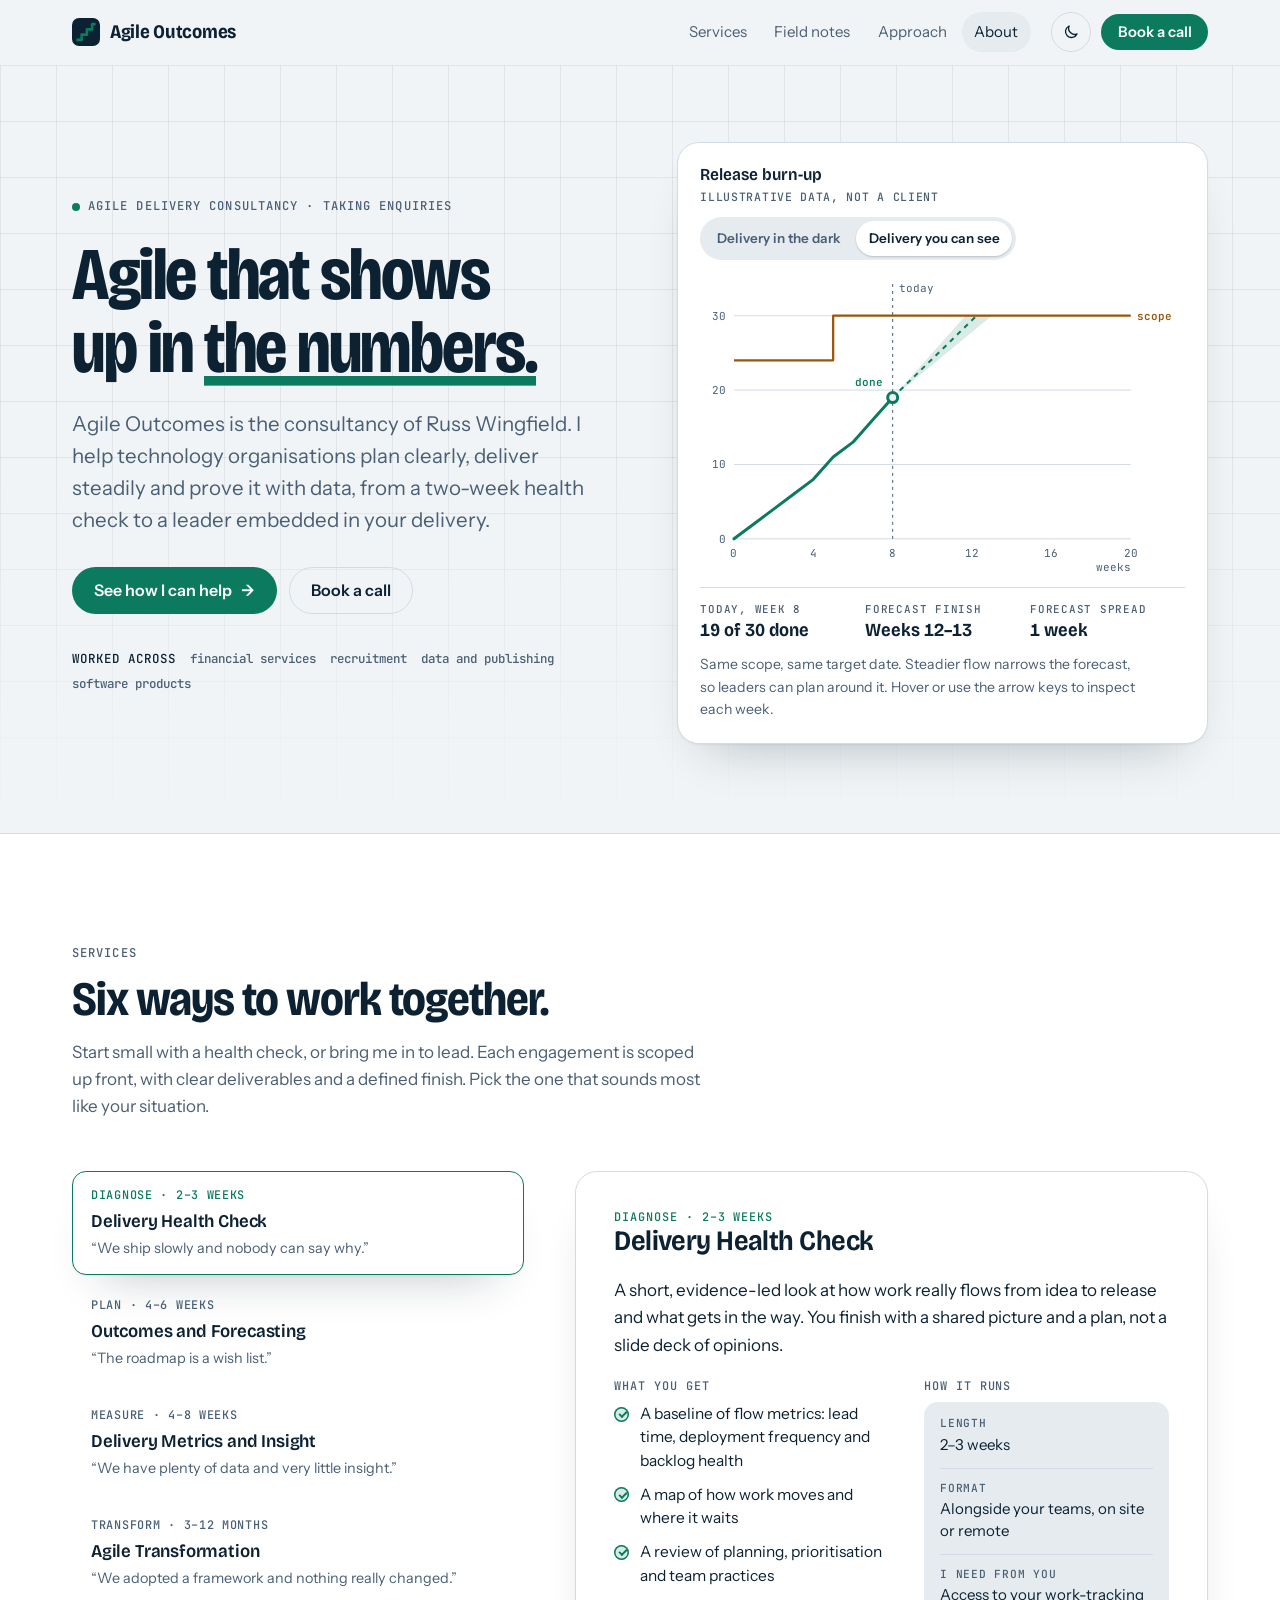
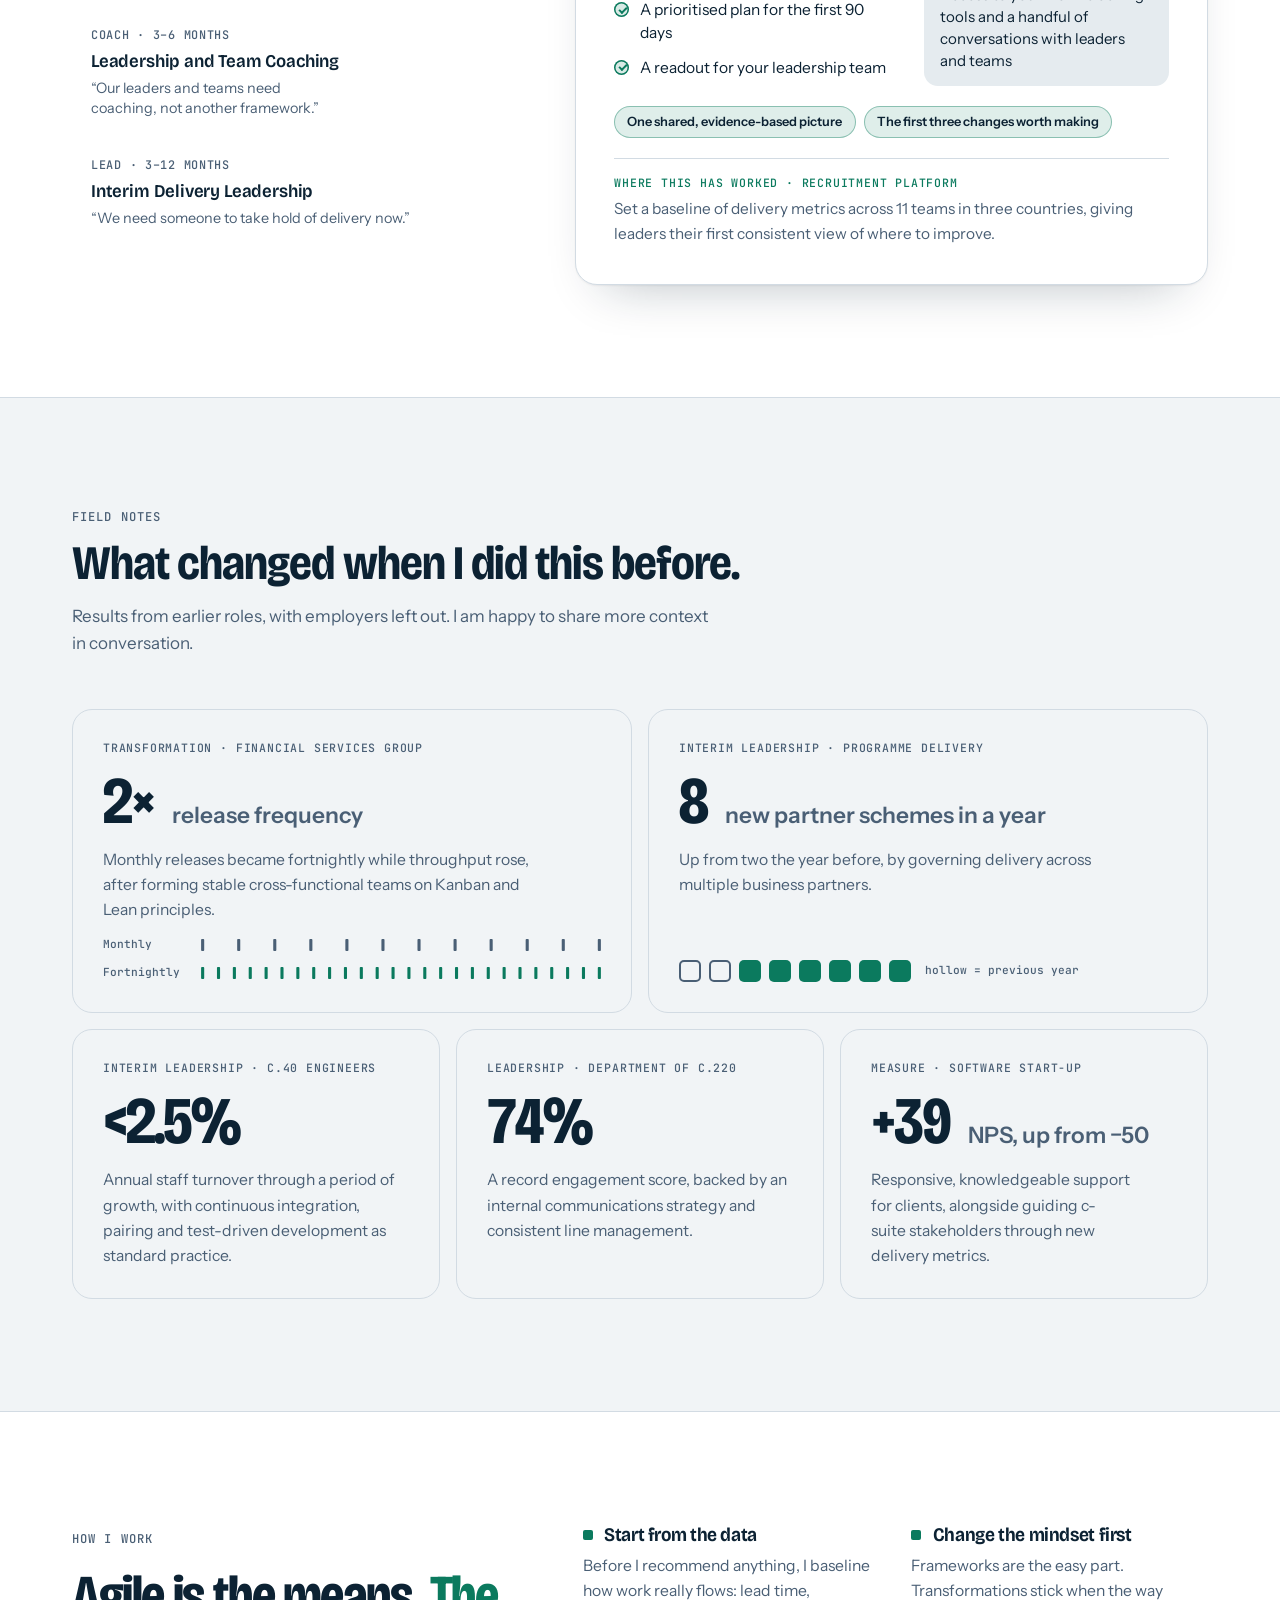
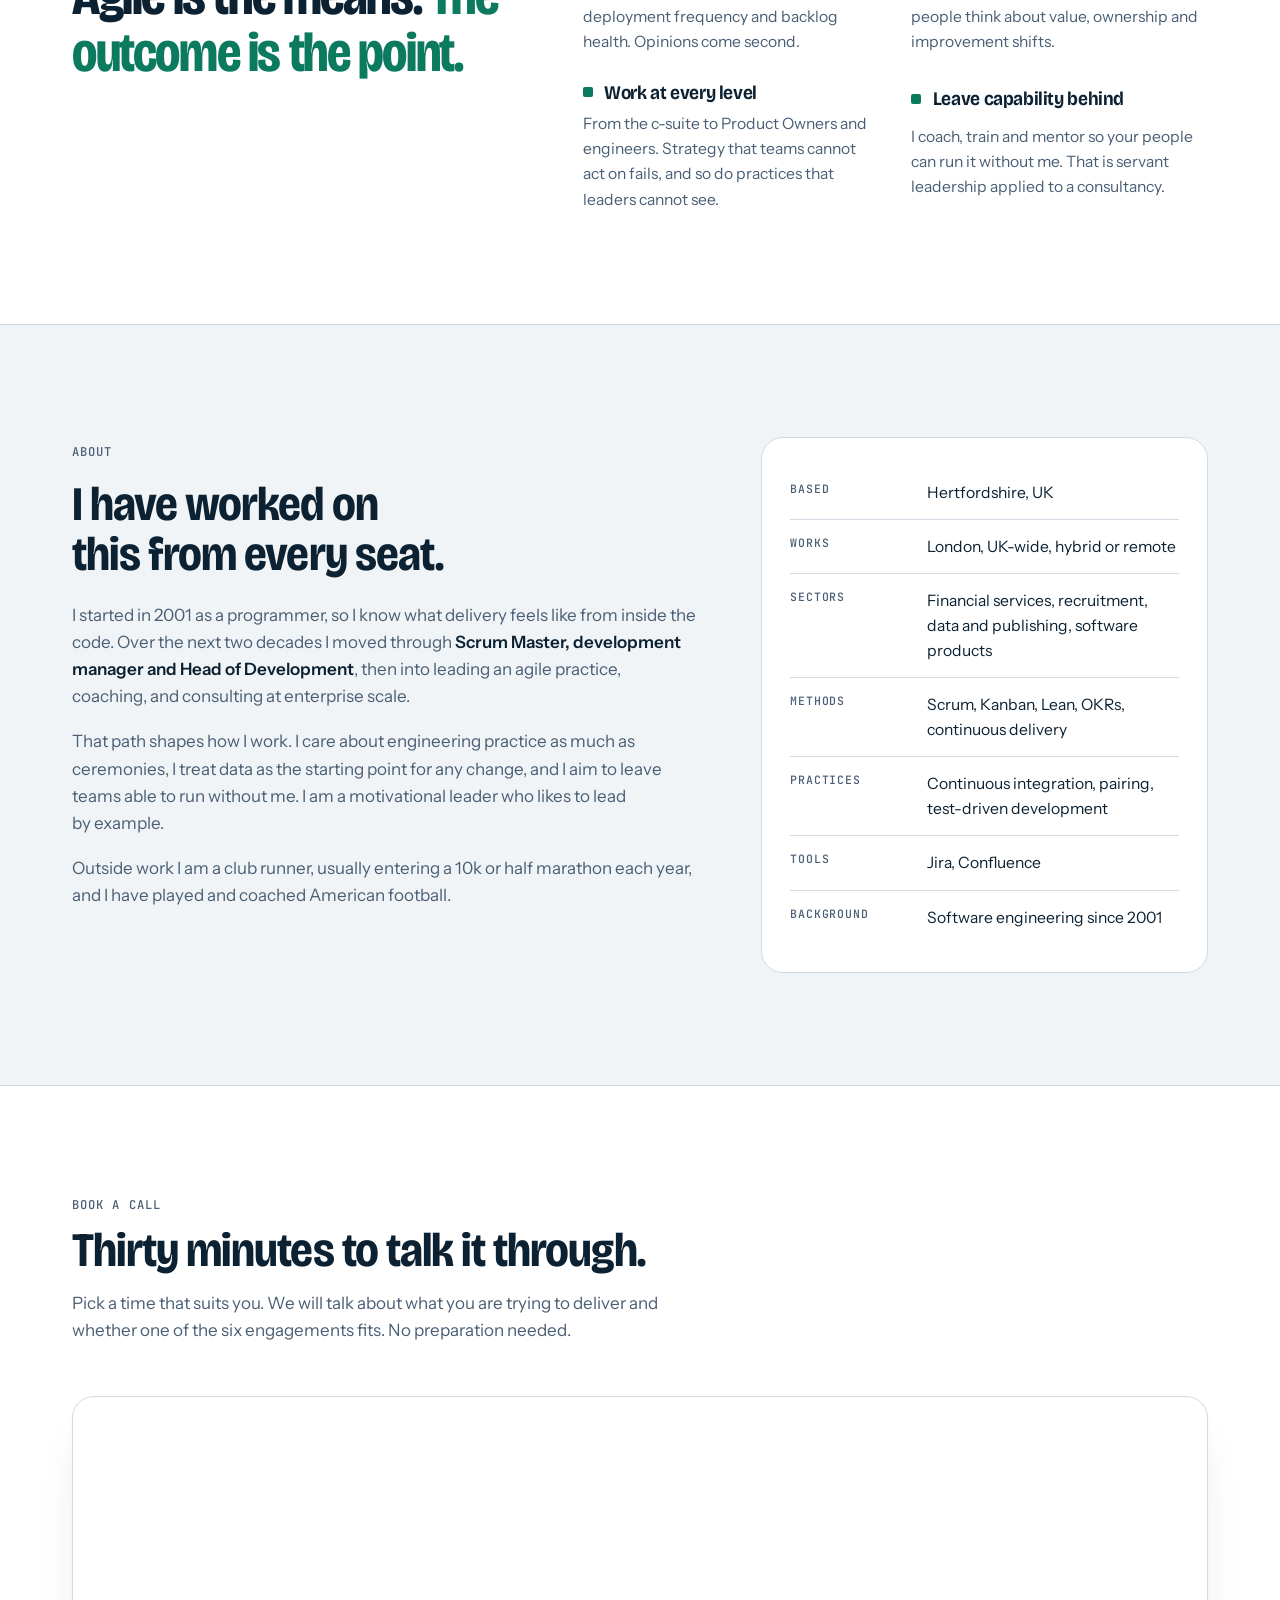
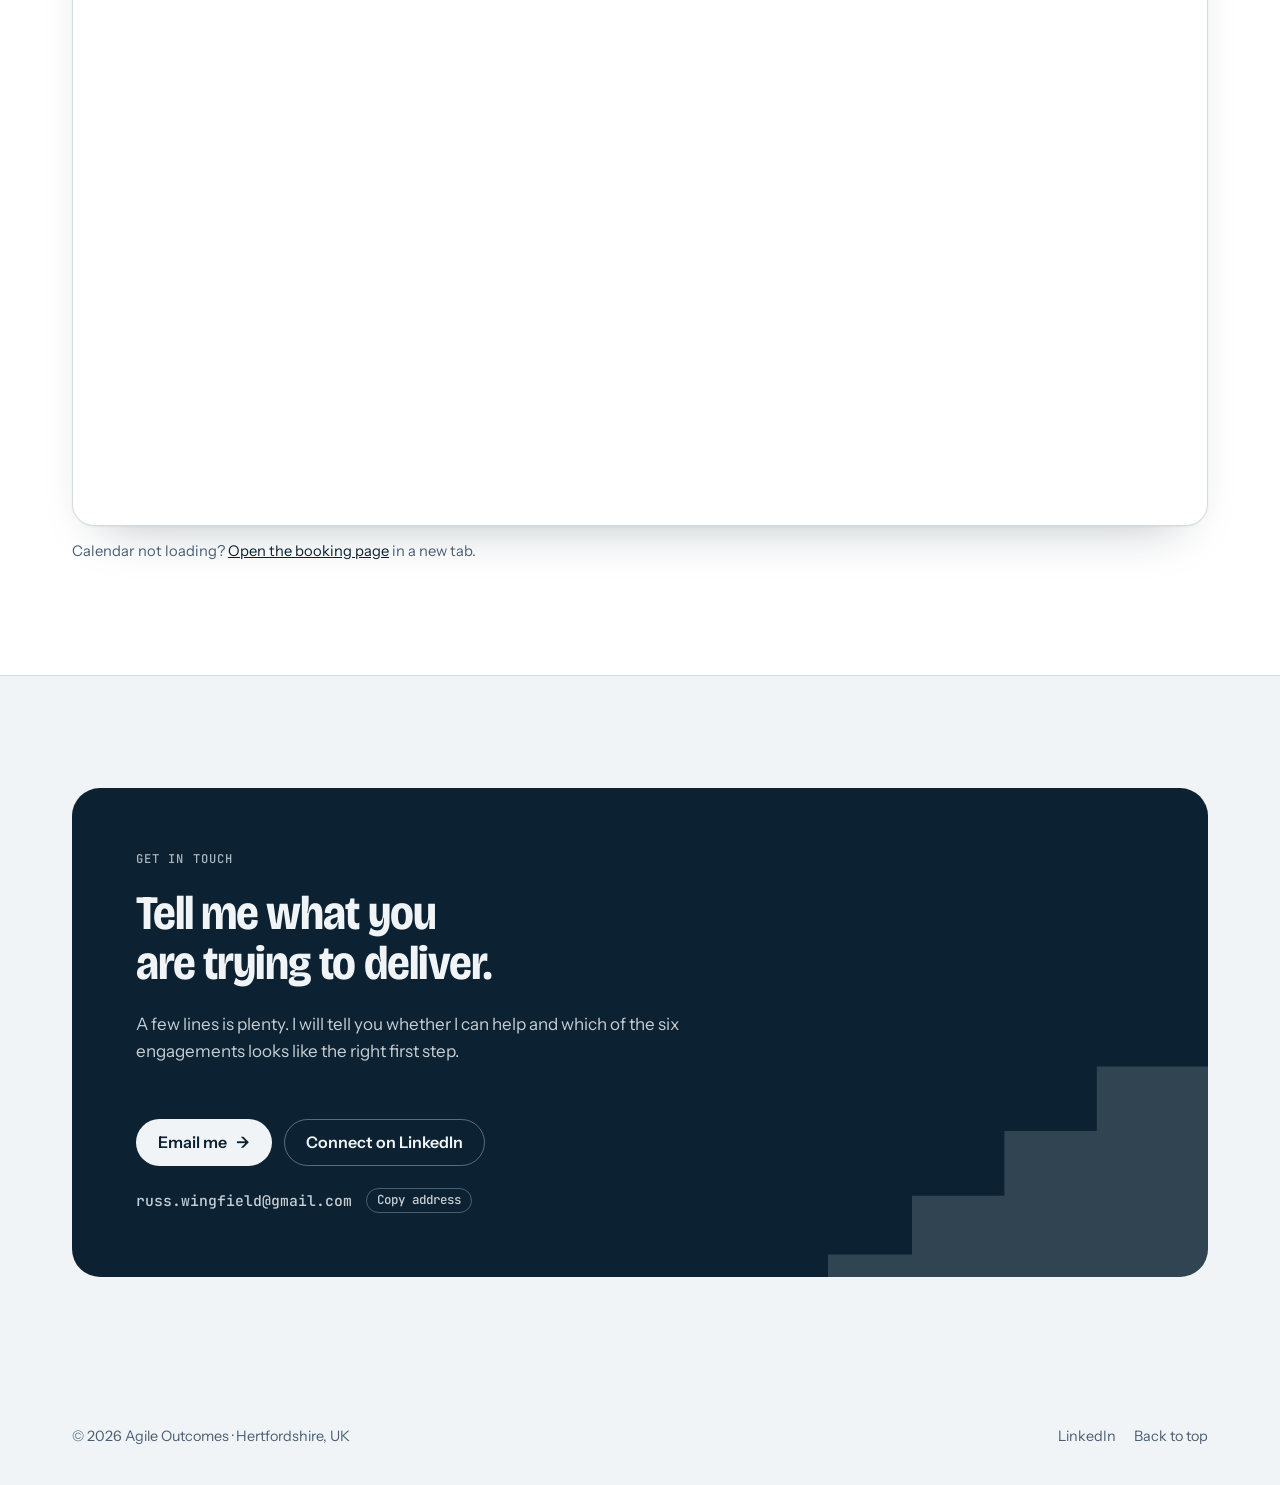
<file: index.html>
<!doctype html>
<html lang="en-GB">
<head>
<meta charset="utf-8">
<meta name="viewport" content="width=device-width, initial-scale=1">
<meta name="description" content="Agile Outcomes is an independent agile delivery consultancy led by Russ Wingfield. Services include delivery health checks, outcomes and forecasting, delivery metrics, agile transformation, coaching and interim delivery leadership for technology organisations.">
<meta property="og:type" content="website">
<meta property="og:title" content="Agile Outcomes | Agile delivery consultancy">
<meta property="og:description" content="Agile Outcomes is an independent agile delivery consultancy led by Russ Wingfield. Services include delivery health checks, outcomes and forecasting, delivery metrics, agile transformation, coaching and interim delivery leadership for technology organisations.">
<meta property="og:url" content="https://agileoutcomes.co.uk/">
<meta name="twitter:card" content="summary">
<link rel="canonical" href="https://agileoutcomes.co.uk/">
<script type="application/ld+json">{"@context":"https://schema.org","@type":"ProfessionalService","name":"Agile Outcomes","url":"https://agileoutcomes.co.uk/","description":"Agile Outcomes is an independent agile delivery consultancy led by Russ Wingfield. Services include delivery health checks, outcomes and forecasting, delivery metrics, agile transformation, coaching and interim delivery leadership for technology organisations.","founder":{"@type":"Person","name":"Russ Wingfield","sameAs":"https://www.linkedin.com/in/russwingfield/"},"areaServed":"GB","address":{"@type":"PostalAddress","addressRegion":"Hertfordshire","addressCountry":"GB"}}</script>
<title>Agile Outcomes | Agile delivery consultancy</title>
<link rel="preconnect" href="https://fonts.googleapis.com">
<link rel="preconnect" href="https://fonts.gstatic.com" crossorigin>
<link rel="stylesheet" href="https://fonts.googleapis.com/css2?family=Bricolage+Grotesque:opsz,wdth,wght@12..96,75..100,200..800&family=Instrument+Sans:wght@400..700&family=JetBrains+Mono:wght@400..600&display=swap">
<link rel="icon" href="data:image/svg+xml,%3Csvg xmlns='http://www.w3.org/2000/svg' viewBox='0 0 32 32'%3E%3Crect width='32' height='32' rx='8' fill='%230C2233'/%3E%3Cpath d='M5 25H11V19H17V13H23V7H27' fill='none' stroke='%233DD0A5' stroke-width='3' stroke-linejoin='round'/%3E%3C/svg%3E">
<link rel="stylesheet" href="styles.css">

</head>
<body>
<a class="skip" href="#main">Skip to content</a>

<header class="top" id="top">
  <div class="wrap bar">
    <a class="brand" href="#top" aria-label="Agile Outcomes, back to top">
      <svg width="28" height="28" viewBox="0 0 32 32" aria-hidden="true"><rect width="32" height="32" rx="8"/><path d="M5 25H11V19H17V13H23V7H27" fill="none" stroke-width="3" stroke-linejoin="round"/></svg>
      <span>Agile Outcomes</span>
    </a>
    <nav class="nav" aria-label="Main">
      <a href="#services">Services</a>
      <a href="#results">Field notes</a>
      <a href="#approach">Approach</a>
      <a href="#about">About</a>
    </nav>
    <div class="bar-actions">
      <button class="theme" id="theme" type="button" aria-label="Switch to dark theme">
        <span class="i-moon"><svg viewBox="0 0 24 24" aria-hidden="true"><path d="M20 14.5A8 8 0 0 1 9.5 4a8 8 0 1 0 10.5 10.5Z"/></svg></span>
        <span class="i-sun" hidden><svg viewBox="0 0 24 24" aria-hidden="true"><circle cx="12" cy="12" r="4"/><path d="M12 2v2M12 20v2M4.9 4.9l1.4 1.4M17.7 17.7l1.4 1.4M2 12h2M20 12h2M4.9 19.1l1.4-1.4M17.7 6.3l1.4-1.4"/></svg></span>
      </button>
      <a class="btn btn-sm" href="#book">Book a call</a>
    </div>
  </div>
</header>

<main id="main">

<section class="hero" aria-labelledby="h1">
  <div class="wrap">
    <div class="hero-grid">
      <div class="hero-copy">
        <p class="eyebrow"><span class="dot" aria-hidden="true"></span>Agile delivery consultancy · Taking enquiries</p>
        <h1 id="h1">Agile that shows up in <em>the numbers.</em></h1>
        <p class="lead">Agile Outcomes is the consultancy of Russ Wingfield. I help technology organisations plan clearly, deliver steadily and prove it with data, from a two-week health check to a leader embedded in your delivery.</p>
        <div class="actions">
          <a class="btn" href="#services">See how I can help <span class="arr" aria-hidden="true">→</span></a>
          <a class="btn btn-ghost" href="#book">Book a call</a>
        </div>
        <p class="prev"><b>Worked across</b> <span>financial services</span> <span>recruitment</span> <span>data and publishing</span> <span>software products</span></p>
      </div>

      <figure class="cc" aria-labelledby="cc-title">
        <div class="cc-head">
          <div>
            <p class="cc-title" id="cc-title">Release burn-up</p>
            <p class="cc-sub">Illustrative data, not a client</p>
          </div>
          <div class="seg" role="group" aria-label="Choose a scenario">
            <button type="button" id="sc-opaque" aria-pressed="false">Delivery in the dark</button>
            <button type="button" id="sc-visible" aria-pressed="true">Delivery you can see</button>
          </div>
        </div>
        <div class="plot" id="plot">
          <svg id="chart" tabindex="0" role="img" aria-label="Burn-up chart of work done against scope over twenty weeks."></svg>
          <div class="tip" id="tip" aria-live="polite"></div>
        </div>
        <dl class="reads" aria-live="polite">
          <div class="read"><dt>Today, week 8</dt><dd id="r-today">19 of 30 done</dd></div>
          <div class="read"><dt>Forecast finish</dt><dd id="r-window">Weeks 12–13</dd></div>
          <div class="read"><dt>Forecast spread</dt><dd id="r-spread">1 week</dd></div>
        </dl>
        <p class="cc-note">Same scope, same target date. Steadier flow narrows the forecast, so leaders can plan around it. Hover or use the arrow keys to inspect each week.</p>
      </figure>
    </div>
  </div>
</section>

<section class="sec alt" id="services" aria-labelledby="svc-h">
  <div class="wrap">
    <header class="sec-head rv">
      <p class="eyebrow">Services</p>
      <h2 id="svc-h">Six ways to work together.</h2>
      <p class="sub">Start small with a health check, or bring me in to lead. Each engagement is scoped up front, with clear deliverables and a defined finish. Pick the one that sounds most like your situation.</p>
    </header>

    <div class="help rv">
      <div class="tabs" role="tablist" aria-label="Services" aria-orientation="vertical">
        <button class="tab" role="tab" id="tab1" aria-controls="panel1" aria-selected="true" type="button"><span class="off">Diagnose · 2–3 weeks</span><span class="sym">Delivery Health Check</span><span class="quote">“We ship slowly and nobody can say why.”</span></button>
        <button class="tab" role="tab" id="tab2" aria-controls="panel2" aria-selected="false" tabindex="-1" type="button"><span class="off">Plan · 4–6 weeks</span><span class="sym">Outcomes and Forecasting</span><span class="quote">“The roadmap is a wish list.”</span></button>
        <button class="tab" role="tab" id="tab3" aria-controls="panel3" aria-selected="false" tabindex="-1" type="button"><span class="off">Measure · 4–8 weeks</span><span class="sym">Delivery Metrics and Insight</span><span class="quote">“We have plenty of data and very little insight.”</span></button>
        <button class="tab" role="tab" id="tab4" aria-controls="panel4" aria-selected="false" tabindex="-1" type="button"><span class="off">Transform · 3–12 months</span><span class="sym">Agile Transformation</span><span class="quote">“We adopted a framework and nothing really changed.”</span></button>
        <button class="tab" role="tab" id="tab5" aria-controls="panel5" aria-selected="false" tabindex="-1" type="button"><span class="off">Coach · 3–6 months</span><span class="sym">Leadership and Team Coaching</span><span class="quote">“Our leaders and teams need coaching, not another framework.”</span></button>
        <button class="tab" role="tab" id="tab6" aria-controls="panel6" aria-selected="false" tabindex="-1" type="button"><span class="off">Lead · 3–12 months</span><span class="sym">Interim Delivery Leadership</span><span class="quote">“We need someone to take hold of delivery now.”</span></button>
      </div>

      <div class="panels">
        <article class="panel" role="tabpanel" id="panel1" aria-labelledby="tab1" tabindex="0">
          <div><p class="kicker">Diagnose · 2–3 weeks</p><h3>Delivery Health Check</h3></div>
          <p class="what">A short, evidence-led look at how work really flows from idea to release and what gets in the way. You finish with a shared picture and a plan, not a slide deck of opinions.</p>
          <div class="cols">
            <div><h4>What you get</h4>
              <ul class="gets">
                <li>A baseline of flow metrics: lead time, deployment frequency and backlog health</li>
                <li>A map of how work moves and where it waits</li>
                <li>A review of planning, prioritisation and team practices</li>
                <li>A prioritised plan for the first 90 days</li>
                <li>A readout for your leadership team</li>
              </ul></div>
            <div><h4>How it runs</h4>
              <dl class="runs">
                <div><dt>Length</dt><dd>2–3 weeks</dd></div>
                <div><dt>Format</dt><dd>Alongside your teams, on site or remote</dd></div>
                <div><dt>I need from you</dt><dd>Access to your work-tracking tools and a handful of conversations with leaders and teams</dd></div>
              </dl></div>
          </div>
          <ul class="chg"><li>One shared, evidence-based picture</li><li>The first three changes worth making</li></ul>
          <div class="note"><b>Where this has worked · recruitment platform</b><p>Set a baseline of delivery metrics across 11 teams in three countries, giving leaders their first consistent view of where to improve.</p></div>
        </article>

        <article class="panel" role="tabpanel" id="panel2" aria-labelledby="tab2" tabindex="0" hidden>
          <div><p class="kicker">Plan · 4–6 weeks</p><h3>Outcomes and Forecasting</h3></div>
          <p class="what">I help leaders turn strategy into outcomes that teams can plan against, and replace fixed-date promises with forecasts that show a realistic range.</p>
          <div class="cols">
            <div><h4>What you get</h4>
              <ul class="gets">
                <li>Outcome-based goals and OKRs linked from company level to teams</li>
                <li>A roadmap built on forecast ranges instead of single dates</li>
                <li>A prioritisation framework your Product Owners can run themselves</li>
                <li>A quarterly planning cycle, run once with you and then handed over</li>
              </ul></div>
            <div><h4>How it runs</h4>
              <dl class="runs">
                <div><dt>Length</dt><dd>4–6 weeks</dd></div>
                <div><dt>Format</dt><dd>Workshops with leadership and Product, plus coaching through your first planning cycle</dd></div>
                <div><dt>I need from you</dt><dd>A senior sponsor, your Product Owners, and access to the current roadmap and delivery data</dd></div>
              </dl></div>
          </div>
          <ul class="chg"><li>Priorities leaders can explain</li><li>Plans with honest ranges</li></ul>
          <div class="note"><b>Where this has worked · global investment bank, as a consultant</b><p>Coached senior leaders to turn strategy into goals their delivery teams could measure and act on, with prioritisation and planning at the centre of the portfolio. At a recruitment platform, I extended quarterly planning so delivery plans sat alongside company OKRs.</p></div>
        </article>

        <article class="panel" role="tabpanel" id="panel3" aria-labelledby="tab3" tabindex="0" hidden>
          <div><p class="kicker">Measure · 4–8 weeks</p><h3>Delivery Metrics and Insight</h3></div>
          <p class="what">I design a small set of metrics that match your goals, build them into the tools you already use, and set up the conversations that turn numbers into decisions.</p>
          <div class="cols">
            <div><h4>What you get</h4>
              <ul class="gets">
                <li>A focused metric set: lead time, deployment frequency, backlog health, burn-ups and forecasts</li>
                <li>Dashboards built in your own tooling, such as Jira and Confluence</li>
                <li>Working agreements on using metrics to improve, not to rank teams</li>
                <li>A steering rhythm where data informs scope, staffing and milestones</li>
              </ul></div>
            <div><h4>How it runs</h4>
              <dl class="runs">
                <div><dt>Length</dt><dd>4–8 weeks</dd></div>
                <div><dt>Format</dt><dd>Hands-on build with your delivery leads, finishing with a handover session</dd></div>
                <div><dt>I need from you</dt><dd>A delivery lead or analyst to pair with, and access to your tracking data</dd></div>
              </dl></div>
          </div>
          <ul class="chg"><li>Fewer status meetings, more decisions</li><li>Metrics that teams trust</li></ul>
          <div class="note"><b>Where this has worked · engineering-metrics software start-up</b><p>Guided c-suite stakeholders through establishing delivery metrics in their own organisations, while client NPS rose from −50 to +40. At a data publisher, a first release burn-up chart changed decisions on scope and milestones.</p></div>
        </article>

        <article class="panel" role="tabpanel" id="panel4" aria-labelledby="tab4" tabindex="0" hidden>
          <div><p class="kicker">Transform · 3–12 months</p><h3>Agile Transformation</h3></div>
          <p class="what">I design and lead change that begins with mindset and ends in new ways of working: team shape, roles, decision rights, governance and flow. I choose from Scrum, Kanban and Lean to fit, and I keep the approach pragmatic.</p>
          <div class="cols">
            <div><h4>What you get</h4>
              <ul class="gets">
                <li>Target ways of working and organisation design</li>
                <li>A transformation roadmap with measures, starting with pilot teams</li>
                <li>Engineering practice uplift where quality is the constraint: continuous integration, pairing and test-driven development</li>
                <li>Leadership alignment and a change story people can repeat</li>
                <li>A handover to an internal practice</li>
              </ul></div>
            <div><h4>How it runs</h4>
              <dl class="runs">
                <div><dt>Length</dt><dd>3–12 months</dd></div>
                <div><dt>Format</dt><dd>Embedded with a sponsor and a core group of teams</dd></div>
                <div><dt>I need from you</dt><dd>Executive sponsorship, willing pilot teams and a named internal successor for the practice</dd></div>
              </dl></div>
          </div>
          <ul class="chg"><li>Faster, steadier flow</li><li>Teams that own outcomes</li></ul>
          <div class="note"><b>Where this has worked · UK financial services group</b><p>Formed stable cross-functional teams on Kanban and Lean principles, and doubled release frequency from monthly to fortnightly while throughput rose. At a global investment bank, I structured enterprise-level ways of working across a complex, tech-led domain.</p></div>
        </article>

        <article class="panel" role="tabpanel" id="panel5" aria-labelledby="tab5" tabindex="0" hidden>
          <div><p class="kicker">Coach · 3–6 months</p><h3>Leadership and Team Coaching</h3></div>
          <p class="what">Coaching that sits next to real work: leaders, Product Owners, Scrum Masters and teams, with training and workshops tailored to your context. The goal is people who keep improving after I have left.</p>
          <div class="cols">
            <div><h4>What you get</h4>
              <ul class="gets">
                <li>One-to-one coaching for leaders and Product Owners</li>
                <li>Mentoring and a development path for Scrum Masters</li>
                <li>Tailored training and hands-on workshops: Scrum, Kanban, story mapping, vertical slicing and OKRs</li>
                <li>Observation of real team events, with direct feedback</li>
              </ul></div>
            <div><h4>How it runs</h4>
              <dl class="runs">
                <div><dt>Length</dt><dd>3–6 months, or an ongoing monthly retainer</dd></div>
                <div><dt>Format</dt><dd>Regular sessions plus time in your team events</dd></div>
                <div><dt>I need from you</dt><dd>Protected time for participants, and a sponsor who will act on what we learn</dd></div>
              </dl></div>
          </div>
          <ul class="chg"><li>Leaders who lead differently</li><li>A practice that sustains itself</li></ul>
          <div class="note"><b>Where this has worked · recruitment platform and financial services group</b><p>Built an Agile practice, managed a team of Scrum Masters and delivered tailored Scrum training across a department and the wider company. I have also mentored Scrum Masters in servant leadership and taught through simulations such as a Lego Scrum workshop.</p></div>
        </article>

        <article class="panel" role="tabpanel" id="panel6" aria-labelledby="tab6" tabindex="0" hidden>
          <div><p class="kicker">Lead · 3–12 months</p><h3>Interim Delivery Leadership</h3></div>
          <p class="what">I step in as a head of agile practice or senior delivery lead: setting direction, governing programmes, managing people and building capability, while preparing the person who takes over.</p>
          <div class="cols">
            <div><h4>What you get</h4>
              <ul class="gets">
                <li>Day-to-day leadership of delivery or of the agile practice</li>
                <li>Governance and reporting that leaders trust</li>
                <li>Line management and development of the people in the team</li>
                <li>A handover plan and help recruiting a permanent successor</li>
              </ul></div>
            <div><h4>How it runs</h4>
              <dl class="runs">
                <div><dt>Length</dt><dd>3–12 months</dd></div>
                <div><dt>Format</dt><dd>Part-time or full-time, embedded, on site, hybrid or remote</dd></div>
                <div><dt>I need from you</dt><dd>A clear remit, the authority to act, and a sponsor to report to</dd></div>
              </dl></div>
          </div>
          <ul class="chg"><li>Delivery back under control</li><li>A leader ready to take over</li></ul>
          <div class="note"><b>Where this has worked · UK financial services group</b><p>Governed programme delivery across business partners and implemented eight new partner schemes in a year, up from two, while line-managing about 40 engineers with annual staff turnover below 2.5%.</p></div>
        </article>
      </div>
    </div>
  </div>
</section>

<section class="sec" id="results" aria-labelledby="res-h">
  <div class="wrap">
    <header class="sec-head rv">
      <p class="eyebrow">Field notes</p>
      <h2 id="res-h">What changed when I did this before.</h2>
      <p class="sub">Results from earlier roles, with employers left out. I am happy to share more context in conversation.</p>
    </header>

    <div class="bento">
      <article class="tile w6 rv">
        <p class="t-k">Transformation · financial services group</p>
        <p class="t-v">2× <small>release frequency</small></p>
        <p class="t-d">Monthly releases became fortnightly while throughput rose, after forming stable cross-functional teams on Kanban and Lean principles.</p>
        <div class="ticks" id="ticks" aria-hidden="true"></div>
      </article>

      <article class="tile w6 rv">
        <p class="t-k">Interim leadership · programme delivery</p>
        <p class="t-v"><span class="count" data-to="8">8</span> <small>new partner schemes in a year</small></p>
        <p class="t-d">Up from two the year before, by governing delivery across multiple business partners.</p>
        <div class="sqs" aria-hidden="true"><i class="old"></i><i class="old"></i><i></i><i></i><i></i><i></i><i></i><i></i><span>hollow = previous year</span></div>
      </article>

      <article class="tile rv">
        <p class="t-k">Interim leadership · c.40 engineers</p>
        <p class="t-v">&lt;<span class="count" data-to="2.5" data-dec="1">2.5</span>%</p>
        <p class="t-d">Annual staff turnover through a period of growth, with continuous integration, pairing and test-driven development as standard practice.</p>
      </article>

      <article class="tile rv">
        <p class="t-k">Leadership · department of c.220</p>
        <p class="t-v"><span class="count" data-to="75">75</span>%</p>
        <p class="t-d">A record engagement score, backed by an internal communications strategy and consistent line management.</p>
      </article>

      <article class="tile rv">
        <p class="t-k">Measure · software start-up</p>
        <p class="t-v"><span class="count" data-from="-50" data-to="40" data-sign="1">+40</span> <small>NPS, up from −50</small></p>
        <p class="t-d">Responsive, knowledgeable support for clients, alongside guiding c-suite stakeholders through new delivery metrics.</p>
      </article>
    </div>
  </div>
</section>

<section class="sec alt" id="approach" aria-labelledby="appr-h">
  <div class="wrap">
    <div class="appr">
      <div class="rv">
        <p class="eyebrow">How I work</p>
        <h2 class="big" id="appr-h" style="margin-top:16px">Agile is the means. <span>The outcome is the point.</span></h2>
      </div>
      <ul class="princ rv">
        <li><h3>Start from the data</h3><p>Before I recommend anything, I baseline how work really flows: lead time, deployment frequency and backlog health. Opinions come second.</p></li>
        <li><h3>Change the mindset first</h3><p>Frameworks are the easy part. Transformations stick when the way people think about value, ownership and improvement shifts.</p></li>
        <li><h3>Work at every level</h3><p>From the c-suite to Product Owners and engineers. Strategy that teams cannot act on fails, and so do practices that leaders cannot see.</p></li>
        <li><h3>Leave capability behind</h3><p>I coach, train and mentor so your people can run it without me. That is servant leadership applied to a consultancy.</p></li>
      </ul>
    </div>
  </div>
</section>

<section class="sec" id="about" aria-labelledby="about-h">
  <div class="wrap">
    <div class="about">
      <div class="rv">
        <p class="eyebrow">About</p>
        <h2 id="about-h" style="margin-top:16px">I have worked on this from every seat.</h2>
        <div class="copy">
          <p>I started in 2001 as a programmer, so I know what delivery feels like from inside the code. Over the next two decades I moved through <strong>Scrum Master, development manager and Head of Development</strong>, then into leading an agile practice, coaching, and consulting at enterprise scale.</p>
          <p>That path shapes how I work. I care about engineering practice as much as ceremonies, I treat data as the starting point for any change, and I aim to leave teams able to run without me. I am a motivational leader who likes to lead by example.</p>
          <p>Outside work I am a club runner, usually entering a 10k or half marathon each year, and I have played and coached American football.</p>
        </div>
      </div>
      <dl class="facts rv">
        <div><dt>Based</dt><dd>Hertfordshire, UK</dd></div>
        <div><dt>Works</dt><dd>London, UK-wide, hybrid or remote</dd></div>
        <div><dt>Sectors</dt><dd>Financial services, recruitment, data and publishing, software products</dd></div>
        <div><dt>Methods</dt><dd>Scrum, Kanban, Lean, OKRs, continuous delivery</dd></div>
        <div><dt>Practices</dt><dd>Continuous integration, pairing, test-driven development</dd></div>
        <div><dt>Tools</dt><dd>Jira, Confluence</dd></div>
        <div><dt>Background</dt><dd>Software engineering since 2001</dd></div>
      </dl>
    </div>
  </div>
</section>

<section class="sec alt" id="book" aria-labelledby="book-h">
  <div class="wrap">
    <header class="sec-head rv">
      <p class="eyebrow">Book a call</p>
      <h2 id="book-h">Thirty minutes to talk it through.</h2>
      <p class="sub">Pick a time that suits you. We will talk about what you are trying to deliver and whether one of the six engagements fits. No preparation needed.</p>
    </header>
    <div class="book rv">
      <!-- Calendly inline widget begin -->
      <div class="calendly-inline-widget" data-url="https://calendly.com/russ-wingfield-djqy/30min" style="min-width:320px;height:700px;"></div>
      <script type="text/javascript" src="https://assets.calendly.com/assets/external/widget.js" async></script>
      <!-- Calendly inline widget end -->
    </div>
    <p class="book-alt">Calendar not loading? <a href="https://calendly.com/russ-wingfield-djqy/30min" target="_blank" rel="noopener">Open the booking page</a> in a new tab.</p>
  </div>
</section>

<section class="sec" id="contact" aria-labelledby="contact-h">
  <div class="wrap">
    <div class="cta rv">
      <p class="eyebrow">Get in touch</p>
      <h2 id="contact-h">Tell me what you are trying to deliver.</h2>
      <p>A few lines is plenty. I will tell you whether I can help and which of the six engagements looks like the right first step.</p>
      <div class="actions">
        <a class="btn" id="mail-link" href="#contact">Email me <span class="arr" aria-hidden="true">→</span></a>
        <a class="btn btn-ghost" href="https://www.linkedin.com/in/russwingfield/" target="_blank" rel="noopener">Connect on LinkedIn</a>
      </div>
      <p class="mailline"><span id="mail-text">Email address loads with the page</span><button type="button" id="copy">Copy address</button><span id="copied" role="status"></span></p>
    </div>
  </div>
</section>

</main>

<footer>
  <div class="wrap foot">
    <p>© <span id="yr">2026</span> Agile Outcomes · Hertfordshire, UK</p>
    <nav aria-label="Footer"><a href="https://www.linkedin.com/in/russwingfield/" target="_blank" rel="noopener">LinkedIn</a><a href="#top">Back to top</a></nav>
  </div>
</footer>

<script src="app.js" defer></script>
</body>
</html>
</file>
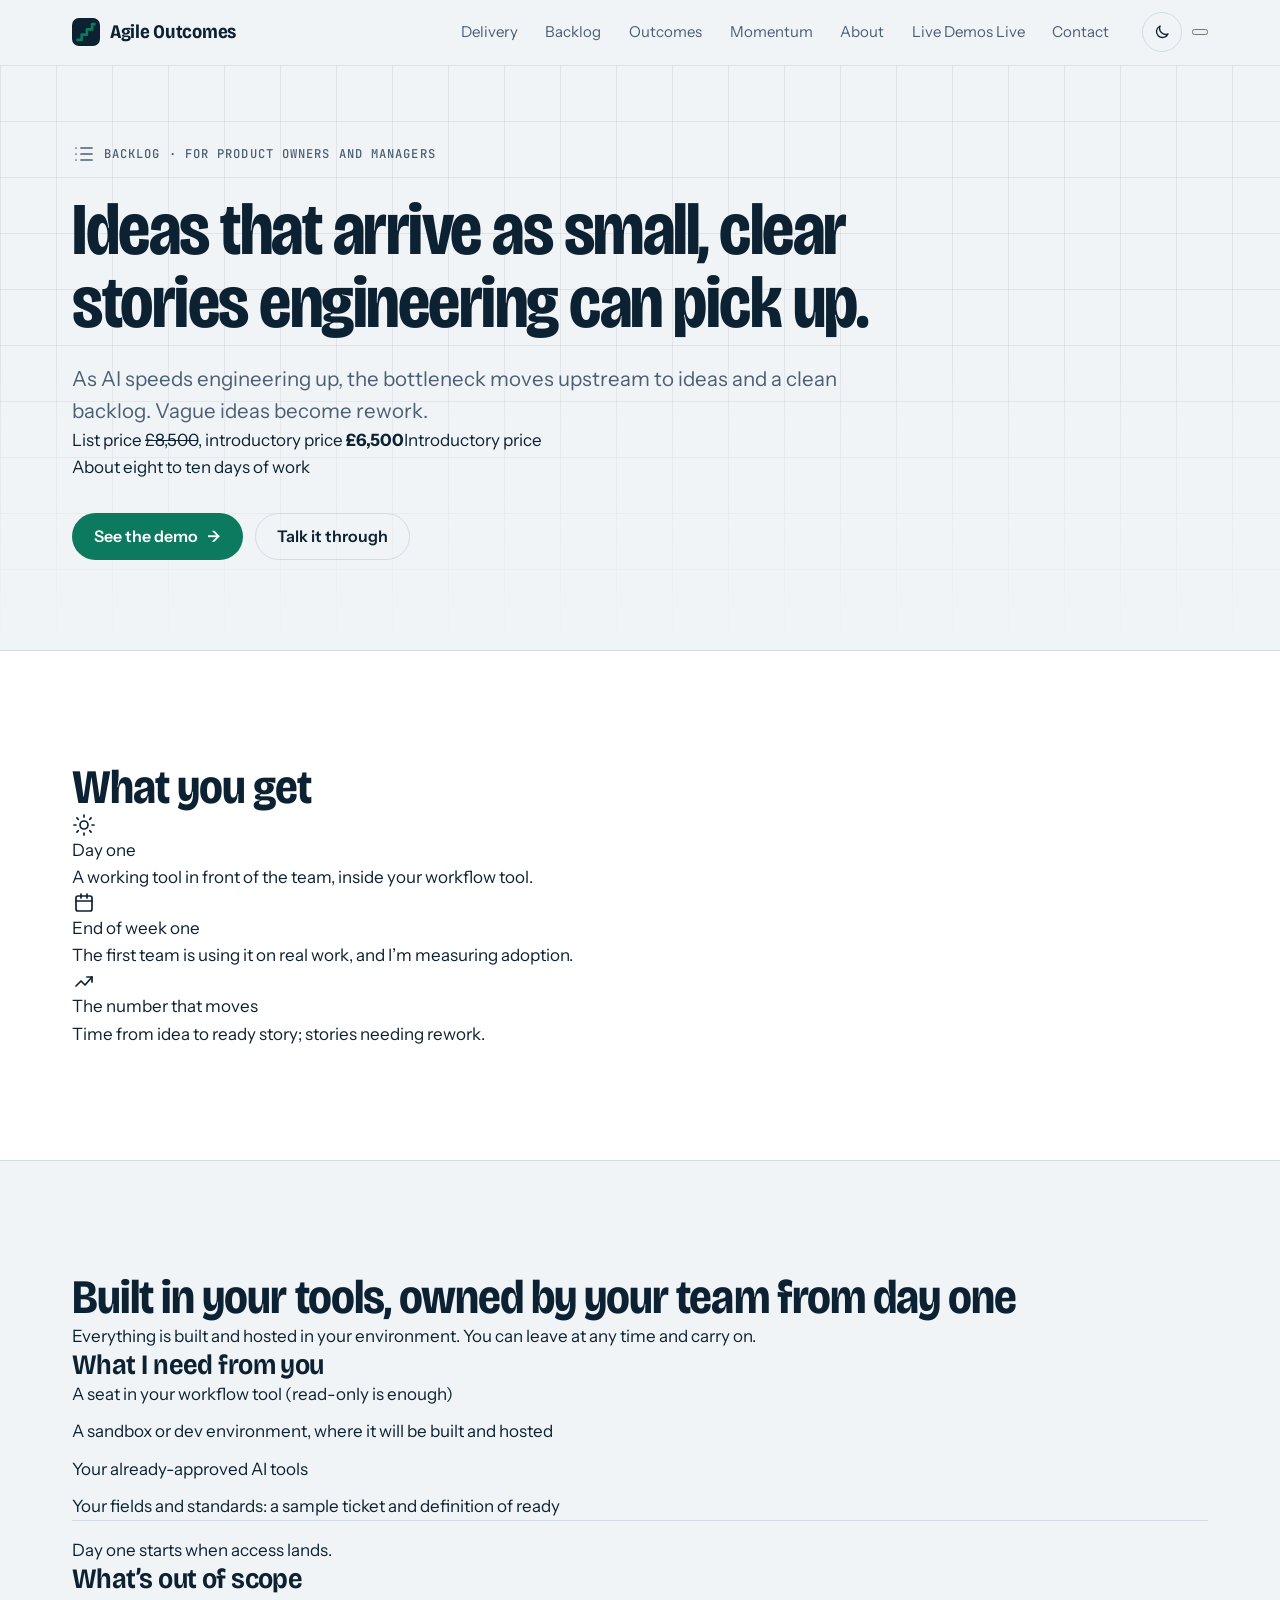
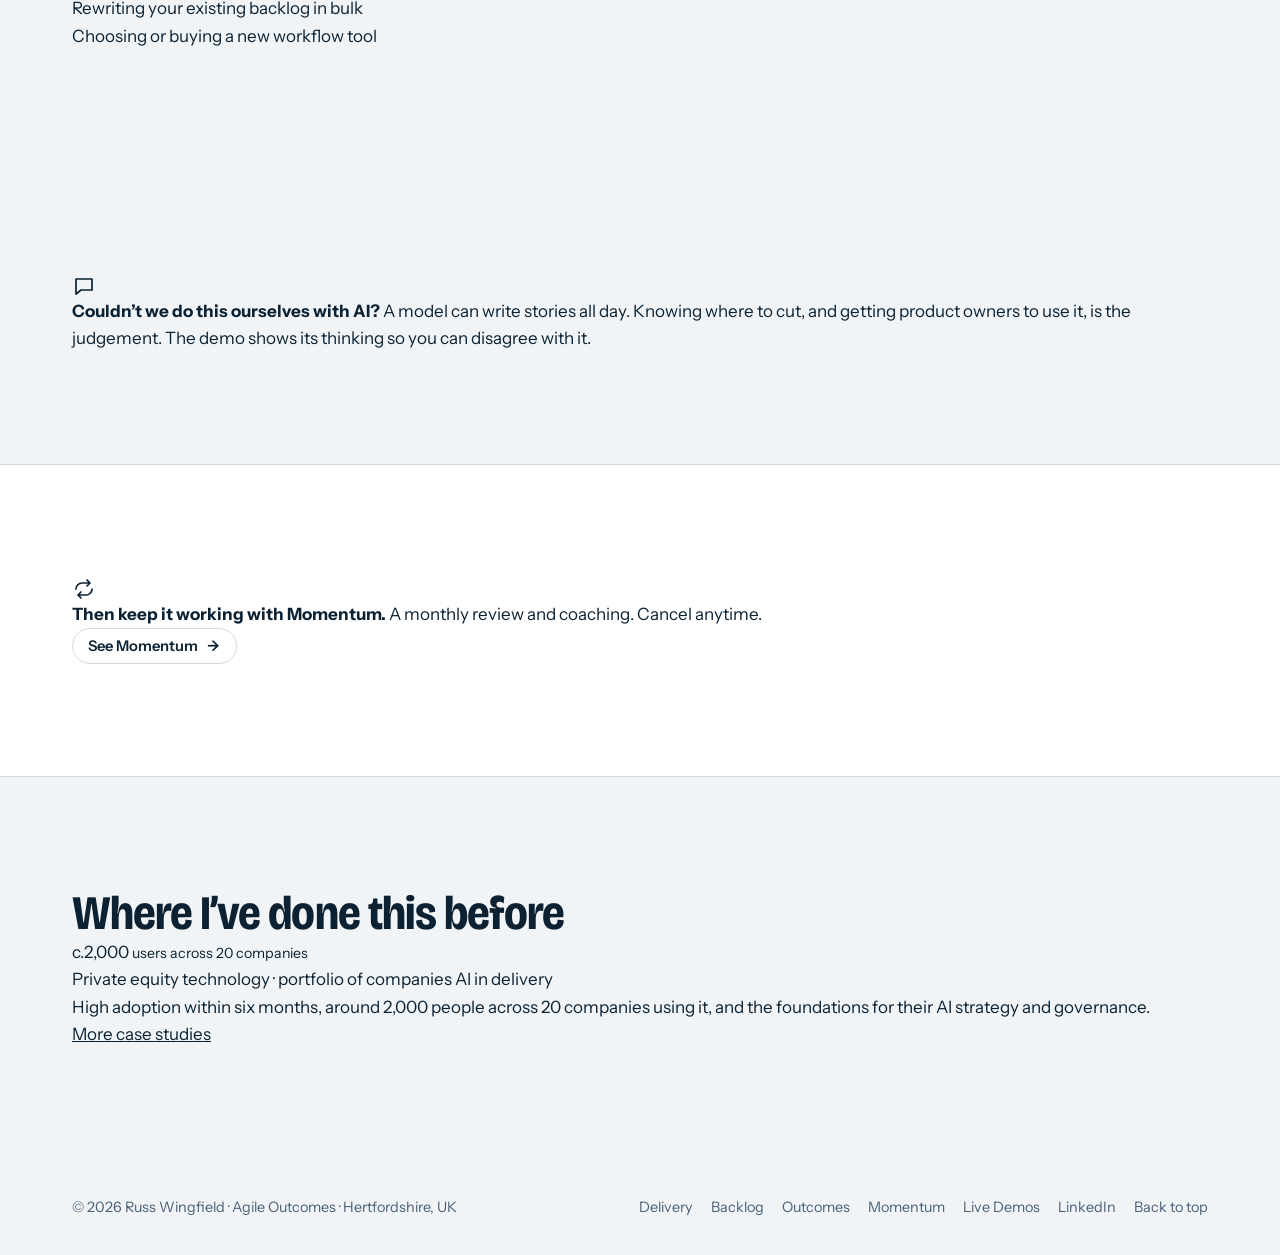
<file: public/backlog/index.html>
<!doctype html>
<html lang="en-GB">
<head>
<meta charset="utf-8">
<meta name="viewport" content="width=device-width, initial-scale=1">
<meta name="description" content="Turn rough ideas into small, clear stories that engineering can pick up, with the thinking shown beside the output. Built inside your workflow tool, to your fields and standards.">
<meta property="og:type" content="website">
<meta property="og:title" content="Backlog | Agile Outcomes">
<meta property="og:description" content="Turn rough ideas into small, clear stories that engineering can pick up, with the thinking shown beside the output. Built inside your workflow tool, to your fields and standards.">
<meta property="og:url" content="https://agileoutcomes.co.uk/backlog/">
<meta property="og:image" content="https://agileoutcomes.co.uk/og-image.png">
<meta property="og:image:width" content="1200">
<meta property="og:image:height" content="630">
<meta property="og:image:alt" content="Agile Outcomes logo and the line Outcomes first. Agile second.">
<meta name="twitter:card" content="summary_large_image">
<meta name="twitter:image" content="https://agileoutcomes.co.uk/og-image.png">
<link rel="canonical" href="https://agileoutcomes.co.uk/backlog/">
<title>Backlog | Agile Outcomes</title>
<link rel="preconnect" href="https://fonts.googleapis.com">
<link rel="preconnect" href="https://fonts.gstatic.com" crossorigin>
<link rel="stylesheet" href="https://fonts.googleapis.com/css2?family=Bricolage+Grotesque:opsz,wdth,wght@12..96,75..100,200..800&family=Instrument+Sans:wght@400..700&family=JetBrains+Mono:wght@400..600&display=swap">
<link rel="icon" href="data:image/svg+xml,%3Csvg xmlns='http://www.w3.org/2000/svg' viewBox='0 0 32 32'%3E%3Crect width='32' height='32' rx='8' fill='%230C2233'/%3E%3Cpath d='M5 25H11V19H17V13H23V7H27' fill='none' stroke='%233DD0A5' stroke-width='3' stroke-linejoin='round'/%3E%3C/svg%3E">
<link rel="stylesheet" href="/styles.css">
</head>
<body data-page="backlog">
<a class="skip" href="#main">Skip to content</a>

<header class="top" id="top">
  <div class="wrap bar">
    <a class="brand" href="/" aria-label="Agile Outcomes, home">
      <svg width="28" height="28" viewBox="0 0 32 32" aria-hidden="true"><rect width="32" height="32" rx="8"/><path d="M5 25H11V19H17V13H23V7H27" fill="none" stroke-width="3" stroke-linejoin="round"/></svg>
      <span>Agile Outcomes</span>
    </a>
    <nav class="nav" id="nav" aria-label="Main">
      <a href="/delivery/">Delivery</a>
      <a href="/backlog/" aria-current="page">Backlog</a>
      <a href="/outcomes/">Outcomes</a>
      <a href="/momentum/">Momentum</a>
      <a href="/#about">About</a>
      <a href="/demo/" class="nav-live">Live Demos <span class="live-tag">Live</span></a>
      <a href="/#contact">Contact</a>
    </nav>
    <div class="bar-actions">
      <button class="theme" id="theme" type="button" aria-label="Switch to dark theme">
        <span class="i-moon"><svg viewBox="0 0 24 24" aria-hidden="true"><path d="M20 14.5A8 8 0 0 1 9.5 4a8 8 0 1 0 10.5 10.5Z"/></svg></span>
        <span class="i-sun" hidden><svg viewBox="0 0 24 24" aria-hidden="true"><circle cx="12" cy="12" r="4"/><path d="M12 2v2M12 20v2M4.9 4.9l1.4 1.4M17.7 17.7l1.4 1.4M2 12h2M20 12h2M4.9 19.1l1.4-1.4M17.7 6.3l1.4-1.4"/></svg></span>
      </button>
      <button class="menu" id="menu" type="button" aria-label="Open menu" aria-expanded="false" aria-controls="nav">
        <svg viewBox="0 0 24 24" aria-hidden="true"><path class="m-open" d="M4 7h16M4 12h16M4 17h16"/><path class="m-close" d="M6 6l12 12M18 6L6 18"/></svg>
      </button>
    </div>
  </div>
</header>

<main id="main">

<section class="hero page" aria-labelledby="h1">
  <div class="wrap">
    <div class="hero-copy">
      <p class="eyebrow"><span class="ib"><svg class="ico" viewBox="0 0 24 24" width="24" height="24" fill="none" stroke="currentColor" stroke-width="1.7" stroke-linecap="round" stroke-linejoin="round" aria-hidden="true"><path d="M9 6h11M9 12h11M9 18h11"/><path d="M4 6h.01M4 12h.01M4 18h.01"/></svg></span>Backlog · for product owners and managers</p>
      <h1 id="h1">Ideas that arrive as small, clear stories engineering can pick up.</h1>
      <p class="lead">As AI speeds engineering up, the bottleneck moves upstream to ideas and a clean backlog. Vague ideas become rework.</p>
      <div class="hero-price">
        <!-- DRAFT FIGURES (brief section 4): confirm list and introductory prices before launch -->
        <p class="price"><span class="vh">List price </span><s class="was">£8,500</s><span class="vh">, introductory price </span><strong class="now">£6,500</strong><span class="intro-tag">Introductory price</span></p>
        <p class="eff">About eight to ten days of work</p>
      </div>
      
      <div class="actions">
        <a class="btn" href="/demo/#backlog">See the demo <span class="arr" aria-hidden="true">→</span></a>
        <a class="btn btn-ghost" href="/#contact">Talk it through</a>
      </div>
    </div>
  </div>
</section>

<section class="sec alt tight" aria-labelledby="get-h">
  <div class="wrap">
    <h2 id="get-h" class="h-sm">What you get</h2>
    <ol class="get rv">
      <li><span class="ib"><svg class="ico" viewBox="0 0 24 24" width="24" height="24" fill="none" stroke="currentColor" stroke-width="1.7" stroke-linecap="round" stroke-linejoin="round" aria-hidden="true"><circle cx="12" cy="12" r="4"/><path d="M12 2v2M12 20v2M4.9 4.9l1.4 1.4M17.7 17.7l1.4 1.4M2 12h2M20 12h2M4.9 19.1l1.4-1.4M17.7 6.3l1.4-1.4"/></svg></span><p class="get-k">Day one</p><p>A working tool in front of the team, inside your workflow tool.</p></li>
      <li><span class="ib"><svg class="ico" viewBox="0 0 24 24" width="24" height="24" fill="none" stroke="currentColor" stroke-width="1.7" stroke-linecap="round" stroke-linejoin="round" aria-hidden="true"><rect x="4" y="5" width="16" height="15" rx="2"/><path d="M4 10h16M9 3v4M15 3v4"/></svg></span><p class="get-k">End of week one</p><p>The first team is using it on real work, and I’m measuring adoption.</p></li>
      <li><span class="ib"><svg class="ico" viewBox="0 0 24 24" width="24" height="24" fill="none" stroke="currentColor" stroke-width="1.7" stroke-linecap="round" stroke-linejoin="round" aria-hidden="true"><path d="M4 17l5-5 4 4 7-8"/><path d="M15 8h5v5"/></svg></span><p class="get-k">The number that moves</p><p>Time from idea to ready story; stories needing rework.</p></li>
    </ol>
  </div>
</section>

<section class="sec tight" aria-labelledby="built-h">
  <div class="wrap">
    <h2 id="built-h" class="h-sm">Built in your tools, owned by your team from day one</h2>
    <p class="built-sub">Everything is built and hosted in your environment. You can leave at any time and carry on.</p>
    <div class="two rv">
      <div class="box"><h3>What I need from you</h3><ul class="ticks"><li>A seat in your workflow tool (read-only is enough)</li><li>A sandbox or dev environment, where it will be built and hosted</li><li>Your already-approved AI tools</li><li>Your fields and standards: a sample ticket and definition of ready</li></ul><p class="note">Day one starts when access lands.</p></div>
      <div class="box"><h3>What’s out of scope</h3><!-- TODO(Russ): confirm out-of-scope items for this offer -->
        <ul class="crosses"><li>Rewriting your existing backlog in bulk</li><li>Choosing or buying a new workflow tool</li></ul></div>
    </div>
  </div>
</section>

<section class="sec tight" aria-label="Doing it yourself with AI">
  <div class="wrap">
    <aside class="callout rv"><span class="ib"><svg class="ico" viewBox="0 0 24 24" width="24" height="24" fill="none" stroke="currentColor" stroke-width="1.7" stroke-linecap="round" stroke-linejoin="round" aria-hidden="true"><path d="M4 5h16v11H9l-5 4z"/></svg></span><p><strong>Couldn’t we do this ourselves with AI?</strong> A model can write stories all day. Knowing where to cut, and getting product owners to use it, is the judgement. The demo shows its thinking so you can disagree with it.</p></aside>
  </div>
</section>

<section class="sec alt tight" aria-label="Next step">
  <div class="wrap">
    <div class="slim rv">
      <span class="ib"><svg class="ico" viewBox="0 0 24 24" width="24" height="24" fill="none" stroke="currentColor" stroke-width="1.7" stroke-linecap="round" stroke-linejoin="round" aria-hidden="true"><path d="M4 12a6 6 0 016-6h8M15 3l3 3-3 3M20 12a6 6 0 01-6 6H6M9 21l-3-3 3-3"/></svg></span>
      <p><strong>Then keep it working with Momentum.</strong> A monthly review and coaching. Cancel anytime.</p>
      <a class="btn btn-ghost btn-sm" href="/momentum/">See Momentum <span class="arr" aria-hidden="true">→</span></a>
    </div>
  </div>
</section>

<section class="sec tight" aria-labelledby="proof-h">
  <div class="wrap">
    <h2 id="proof-h" class="h-sm">Where I’ve done this before</h2>
    <div class="mini rv"><p class="c-m">c.2,000 <small>users across 20 companies</small></p><div><p class="c-k">Private equity technology · portfolio of companies <span class="c-tag">AI in delivery</span></p><p class="mini-r">High adoption within six months, around 2,000 people across 20 companies using it, and the foundations for their AI strategy and governance.</p><a class="more" href="/#cases">More case studies</a></div></div>
  </div>
</section>
</main>

<footer>
  <div class="wrap foot">
    <p>© <span id="yr">2026</span> Russ Wingfield · Agile Outcomes · Hertfordshire, UK</p>
    <nav aria-label="Footer"><a href="/delivery/">Delivery</a><a href="/backlog/">Backlog</a><a href="/outcomes/">Outcomes</a><a href="/momentum/">Momentum</a><a href="/demo/">Live Demos</a><a href="https://www.linkedin.com/in/russwingfield/" target="_blank" rel="noopener">LinkedIn</a><a href="#top">Back to top</a></nav>
  </div>
</footer>
<script src="/app.js" defer></script>
</body>
</html>
</file>
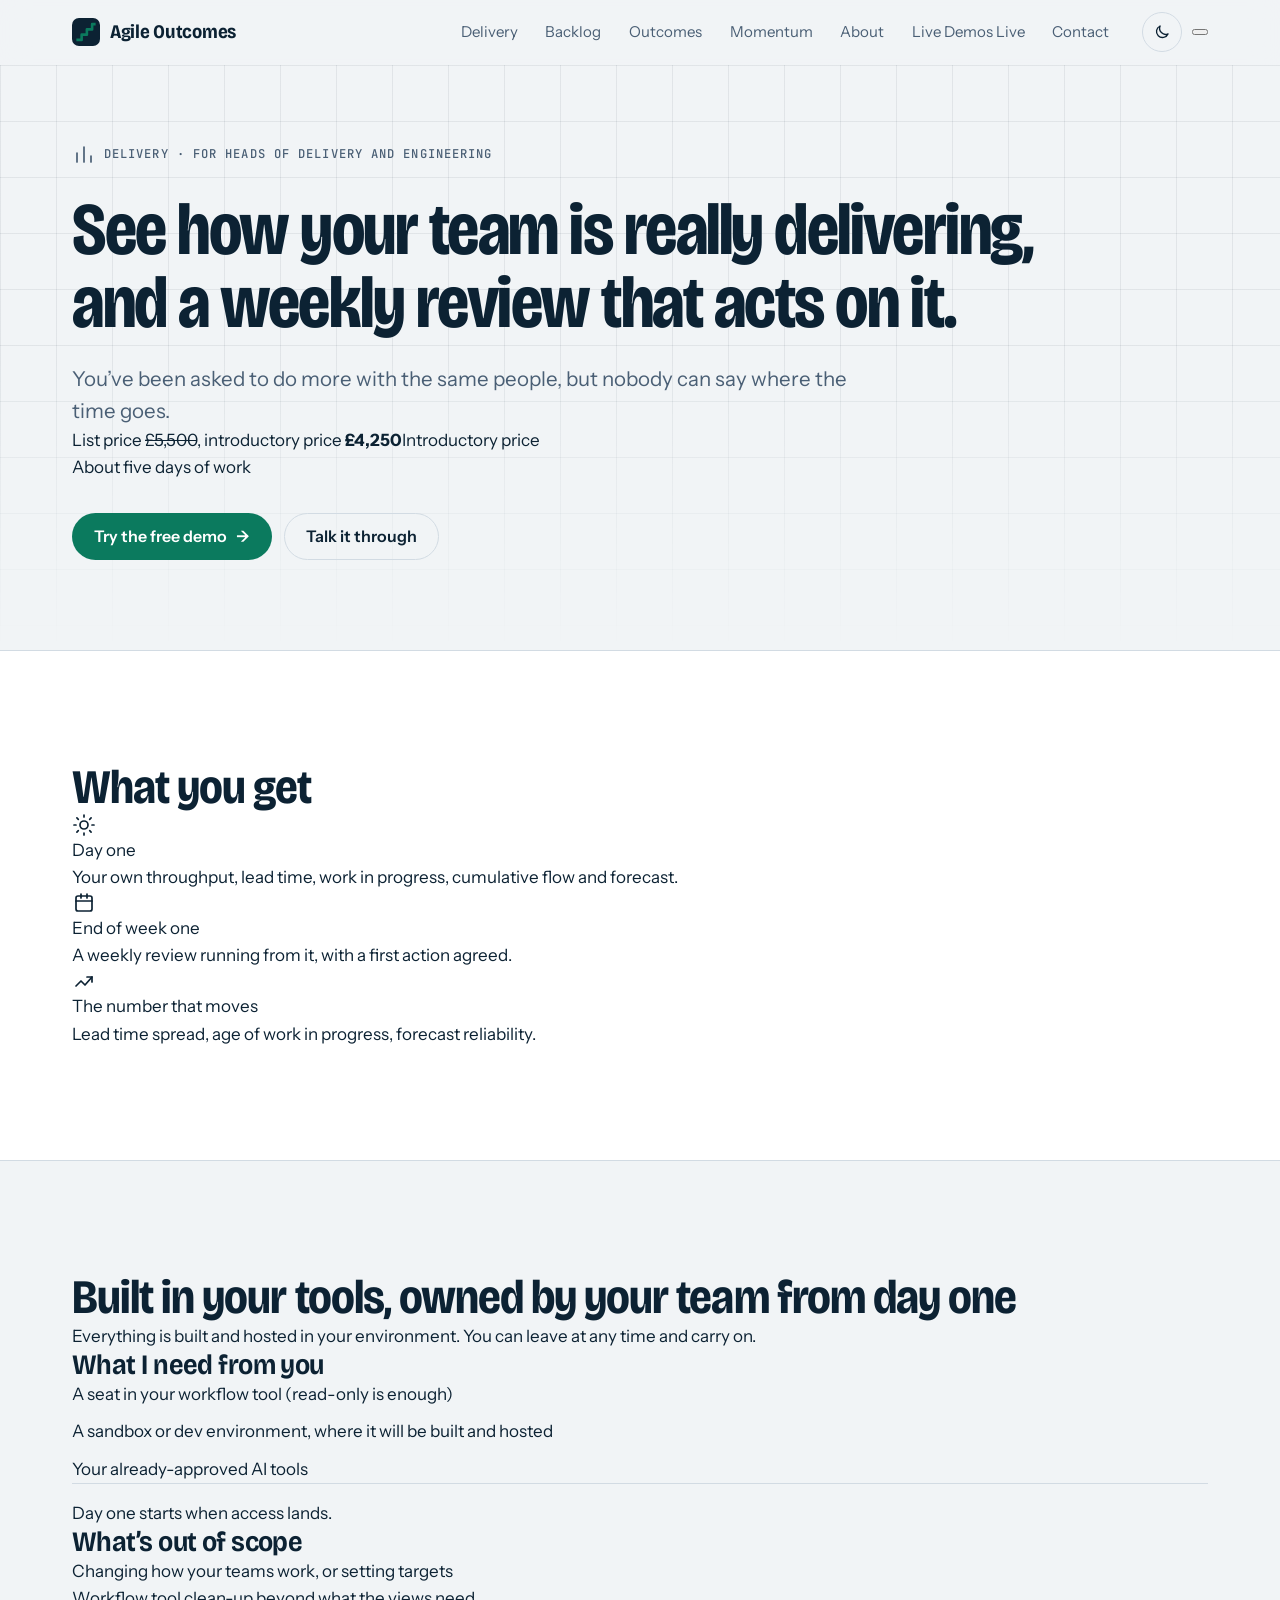
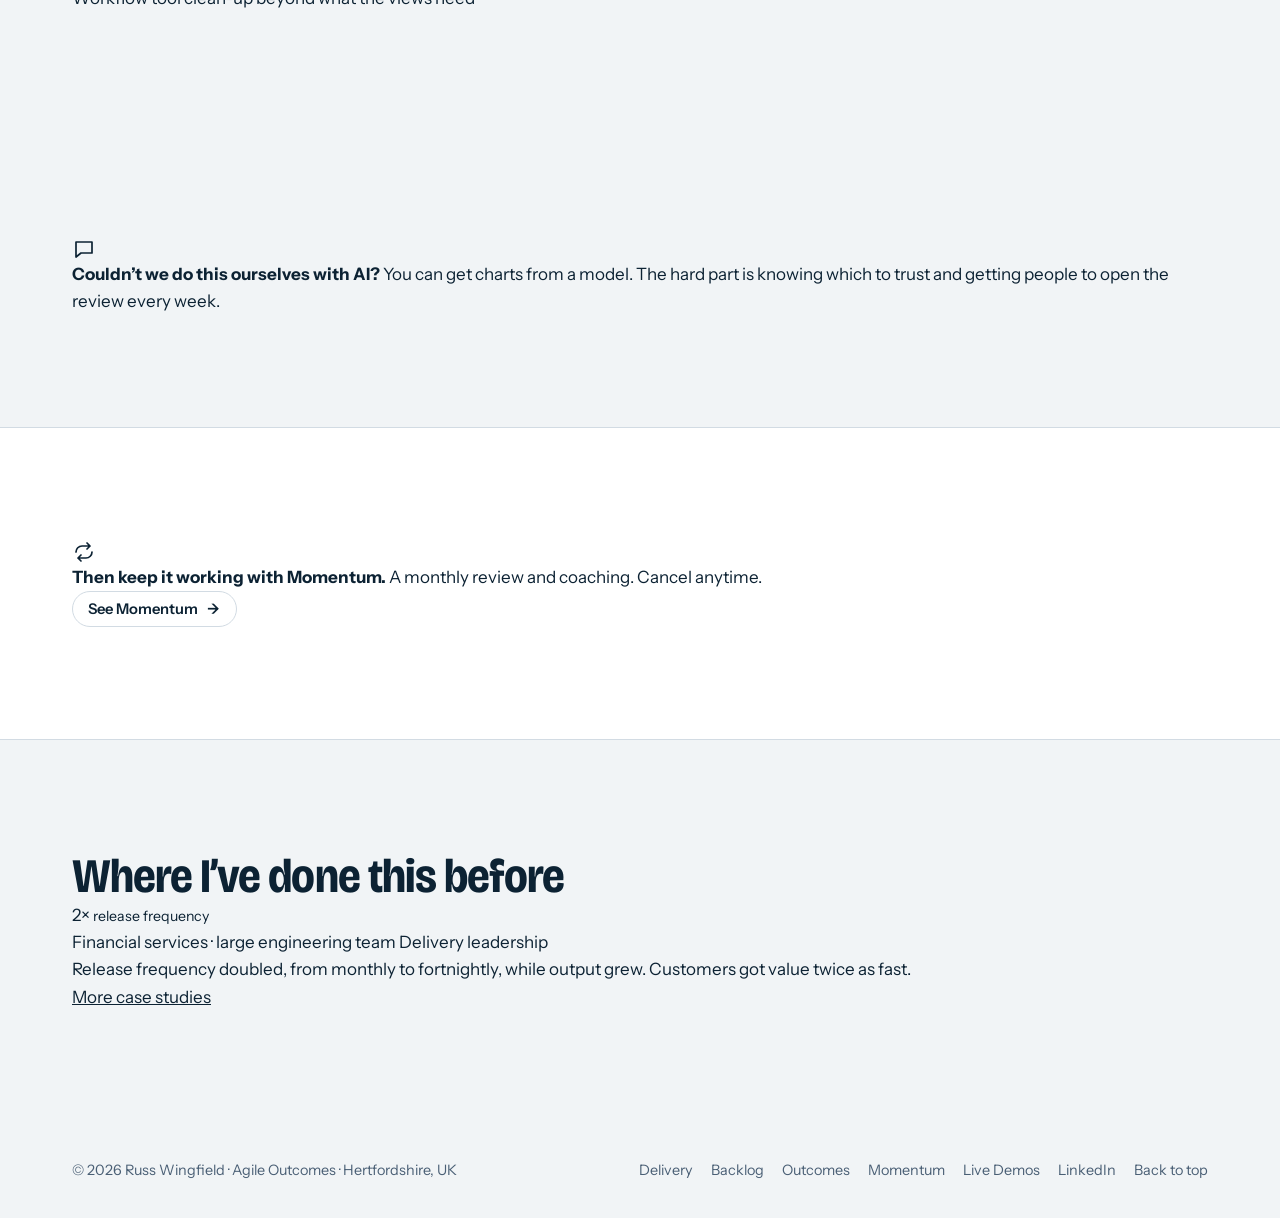
<file: public/delivery/index.html>
<!doctype html>
<html lang="en-GB">
<head>
<meta charset="utf-8">
<meta name="viewport" content="width=device-width, initial-scale=1">
<meta name="description" content="See how your team is really delivering. Throughput, lead time, work in progress, cumulative flow and a forecast, built in your own tools, with a weekly review running from it.">
<meta property="og:type" content="website">
<meta property="og:title" content="Delivery | Agile Outcomes">
<meta property="og:description" content="See how your team is really delivering. Throughput, lead time, work in progress, cumulative flow and a forecast, built in your own tools, with a weekly review running from it.">
<meta property="og:url" content="https://agileoutcomes.co.uk/delivery/">
<meta property="og:image" content="https://agileoutcomes.co.uk/og-image.png">
<meta property="og:image:width" content="1200">
<meta property="og:image:height" content="630">
<meta property="og:image:alt" content="Agile Outcomes logo and the line Outcomes first. Agile second.">
<meta name="twitter:card" content="summary_large_image">
<meta name="twitter:image" content="https://agileoutcomes.co.uk/og-image.png">
<link rel="canonical" href="https://agileoutcomes.co.uk/delivery/">
<title>Delivery | Agile Outcomes</title>
<link rel="preconnect" href="https://fonts.googleapis.com">
<link rel="preconnect" href="https://fonts.gstatic.com" crossorigin>
<link rel="stylesheet" href="https://fonts.googleapis.com/css2?family=Bricolage+Grotesque:opsz,wdth,wght@12..96,75..100,200..800&family=Instrument+Sans:wght@400..700&family=JetBrains+Mono:wght@400..600&display=swap">
<link rel="icon" href="data:image/svg+xml,%3Csvg xmlns='http://www.w3.org/2000/svg' viewBox='0 0 32 32'%3E%3Crect width='32' height='32' rx='8' fill='%230C2233'/%3E%3Cpath d='M5 25H11V19H17V13H23V7H27' fill='none' stroke='%233DD0A5' stroke-width='3' stroke-linejoin='round'/%3E%3C/svg%3E">
<link rel="stylesheet" href="/styles.css">
</head>
<body data-page="delivery">
<a class="skip" href="#main">Skip to content</a>

<header class="top" id="top">
  <div class="wrap bar">
    <a class="brand" href="/" aria-label="Agile Outcomes, home">
      <svg width="28" height="28" viewBox="0 0 32 32" aria-hidden="true"><rect width="32" height="32" rx="8"/><path d="M5 25H11V19H17V13H23V7H27" fill="none" stroke-width="3" stroke-linejoin="round"/></svg>
      <span>Agile Outcomes</span>
    </a>
    <nav class="nav" id="nav" aria-label="Main">
      <a href="/delivery/" aria-current="page">Delivery</a>
      <a href="/backlog/">Backlog</a>
      <a href="/outcomes/">Outcomes</a>
      <a href="/momentum/">Momentum</a>
      <a href="/#about">About</a>
      <a href="/demo/" class="nav-live">Live Demos <span class="live-tag">Live</span></a>
      <a href="/#contact">Contact</a>
    </nav>
    <div class="bar-actions">
      <button class="theme" id="theme" type="button" aria-label="Switch to dark theme">
        <span class="i-moon"><svg viewBox="0 0 24 24" aria-hidden="true"><path d="M20 14.5A8 8 0 0 1 9.5 4a8 8 0 1 0 10.5 10.5Z"/></svg></span>
        <span class="i-sun" hidden><svg viewBox="0 0 24 24" aria-hidden="true"><circle cx="12" cy="12" r="4"/><path d="M12 2v2M12 20v2M4.9 4.9l1.4 1.4M17.7 17.7l1.4 1.4M2 12h2M20 12h2M4.9 19.1l1.4-1.4M17.7 6.3l1.4-1.4"/></svg></span>
      </button>
      <button class="menu" id="menu" type="button" aria-label="Open menu" aria-expanded="false" aria-controls="nav">
        <svg viewBox="0 0 24 24" aria-hidden="true"><path class="m-open" d="M4 7h16M4 12h16M4 17h16"/><path class="m-close" d="M6 6l12 12M18 6L6 18"/></svg>
      </button>
    </div>
  </div>
</header>

<main id="main">

<section class="hero page" aria-labelledby="h1">
  <div class="wrap">
    <div class="hero-copy">
      <p class="eyebrow"><span class="ib"><svg class="ico" viewBox="0 0 24 24" width="24" height="24" fill="none" stroke="currentColor" stroke-width="1.7" stroke-linecap="round" stroke-linejoin="round" aria-hidden="true"><path d="M5 20V11M12 20V5M19 20v-6"/></svg></span>Delivery · for heads of delivery and engineering</p>
      <h1 id="h1">See how your team is really delivering, and a weekly review that acts on it.</h1>
      <p class="lead">You’ve been asked to do more with the same people, but nobody can say where the time goes.</p>
      <div class="hero-price">
        <!-- DRAFT FIGURES (brief section 4): confirm list and introductory prices before launch -->
        <p class="price"><span class="vh">List price </span><s class="was">£5,500</s><span class="vh">, introductory price </span><strong class="now">£4,250</strong><span class="intro-tag">Introductory price</span></p>
        <p class="eff">About five days of work</p>
      </div>
      
      <div class="actions">
        <a class="btn" href="/demo/">Try the free demo <span class="arr" aria-hidden="true">→</span></a>
        <a class="btn btn-ghost" href="/#contact">Talk it through</a>
      </div>
    </div>
  </div>
</section>

<section class="sec alt tight" aria-labelledby="get-h">
  <div class="wrap">
    <h2 id="get-h" class="h-sm">What you get</h2>
    <ol class="get rv">
      <li><span class="ib"><svg class="ico" viewBox="0 0 24 24" width="24" height="24" fill="none" stroke="currentColor" stroke-width="1.7" stroke-linecap="round" stroke-linejoin="round" aria-hidden="true"><circle cx="12" cy="12" r="4"/><path d="M12 2v2M12 20v2M4.9 4.9l1.4 1.4M17.7 17.7l1.4 1.4M2 12h2M20 12h2M4.9 19.1l1.4-1.4M17.7 6.3l1.4-1.4"/></svg></span><p class="get-k">Day one</p><p>Your own throughput, lead time, work in progress, cumulative flow and forecast.</p></li>
      <li><span class="ib"><svg class="ico" viewBox="0 0 24 24" width="24" height="24" fill="none" stroke="currentColor" stroke-width="1.7" stroke-linecap="round" stroke-linejoin="round" aria-hidden="true"><rect x="4" y="5" width="16" height="15" rx="2"/><path d="M4 10h16M9 3v4M15 3v4"/></svg></span><p class="get-k">End of week one</p><p>A weekly review running from it, with a first action agreed.</p></li>
      <li><span class="ib"><svg class="ico" viewBox="0 0 24 24" width="24" height="24" fill="none" stroke="currentColor" stroke-width="1.7" stroke-linecap="round" stroke-linejoin="round" aria-hidden="true"><path d="M4 17l5-5 4 4 7-8"/><path d="M15 8h5v5"/></svg></span><p class="get-k">The number that moves</p><p>Lead time spread, age of work in progress, forecast reliability.</p></li>
    </ol>
  </div>
</section>

<section class="sec tight" aria-labelledby="built-h">
  <div class="wrap">
    <h2 id="built-h" class="h-sm">Built in your tools, owned by your team from day one</h2>
    <p class="built-sub">Everything is built and hosted in your environment. You can leave at any time and carry on.</p>
    <div class="two rv">
      <div class="box"><h3>What I need from you</h3><ul class="ticks"><li>A seat in your workflow tool (read-only is enough)</li><li>A sandbox or dev environment, where it will be built and hosted</li><li>Your already-approved AI tools</li></ul><p class="note">Day one starts when access lands.</p></div>
      <div class="box"><h3>What’s out of scope</h3><!-- TODO(Russ): confirm out-of-scope items for this offer -->
        <ul class="crosses"><li>Changing how your teams work, or setting targets</li><li>Workflow tool clean-up beyond what the views need</li></ul></div>
    </div>
  </div>
</section>

<section class="sec tight" aria-label="Doing it yourself with AI">
  <div class="wrap">
    <aside class="callout rv"><span class="ib"><svg class="ico" viewBox="0 0 24 24" width="24" height="24" fill="none" stroke="currentColor" stroke-width="1.7" stroke-linecap="round" stroke-linejoin="round" aria-hidden="true"><path d="M4 5h16v11H9l-5 4z"/></svg></span><p><strong>Couldn’t we do this ourselves with AI?</strong> You can get charts from a model. The hard part is knowing which to trust and getting people to open the review every week.</p></aside>
  </div>
</section>

<section class="sec alt tight" aria-label="Next step">
  <div class="wrap">
    <div class="slim rv">
      <span class="ib"><svg class="ico" viewBox="0 0 24 24" width="24" height="24" fill="none" stroke="currentColor" stroke-width="1.7" stroke-linecap="round" stroke-linejoin="round" aria-hidden="true"><path d="M4 12a6 6 0 016-6h8M15 3l3 3-3 3M20 12a6 6 0 01-6 6H6M9 21l-3-3 3-3"/></svg></span>
      <p><strong>Then keep it working with Momentum.</strong> A monthly review and coaching. Cancel anytime.</p>
      <a class="btn btn-ghost btn-sm" href="/momentum/">See Momentum <span class="arr" aria-hidden="true">→</span></a>
    </div>
  </div>
</section>

<section class="sec tight" aria-labelledby="proof-h">
  <div class="wrap">
    <h2 id="proof-h" class="h-sm">Where I’ve done this before</h2>
    <div class="mini rv"><p class="c-m">2× <small>release frequency</small></p><div><p class="c-k">Financial services · large engineering team <span class="c-tag">Delivery leadership</span></p><p class="mini-r">Release frequency doubled, from monthly to fortnightly, while output grew. Customers got value twice as fast.</p><a class="more" href="/#cases">More case studies</a></div></div>
  </div>
</section>
</main>

<footer>
  <div class="wrap foot">
    <p>© <span id="yr">2026</span> Russ Wingfield · Agile Outcomes · Hertfordshire, UK</p>
    <nav aria-label="Footer"><a href="/delivery/">Delivery</a><a href="/backlog/">Backlog</a><a href="/outcomes/">Outcomes</a><a href="/momentum/">Momentum</a><a href="/demo/">Live Demos</a><a href="https://www.linkedin.com/in/russwingfield/" target="_blank" rel="noopener">LinkedIn</a><a href="#top">Back to top</a></nav>
  </div>
</footer>
<script src="/app.js" defer></script>
</body>
</html>
</file>
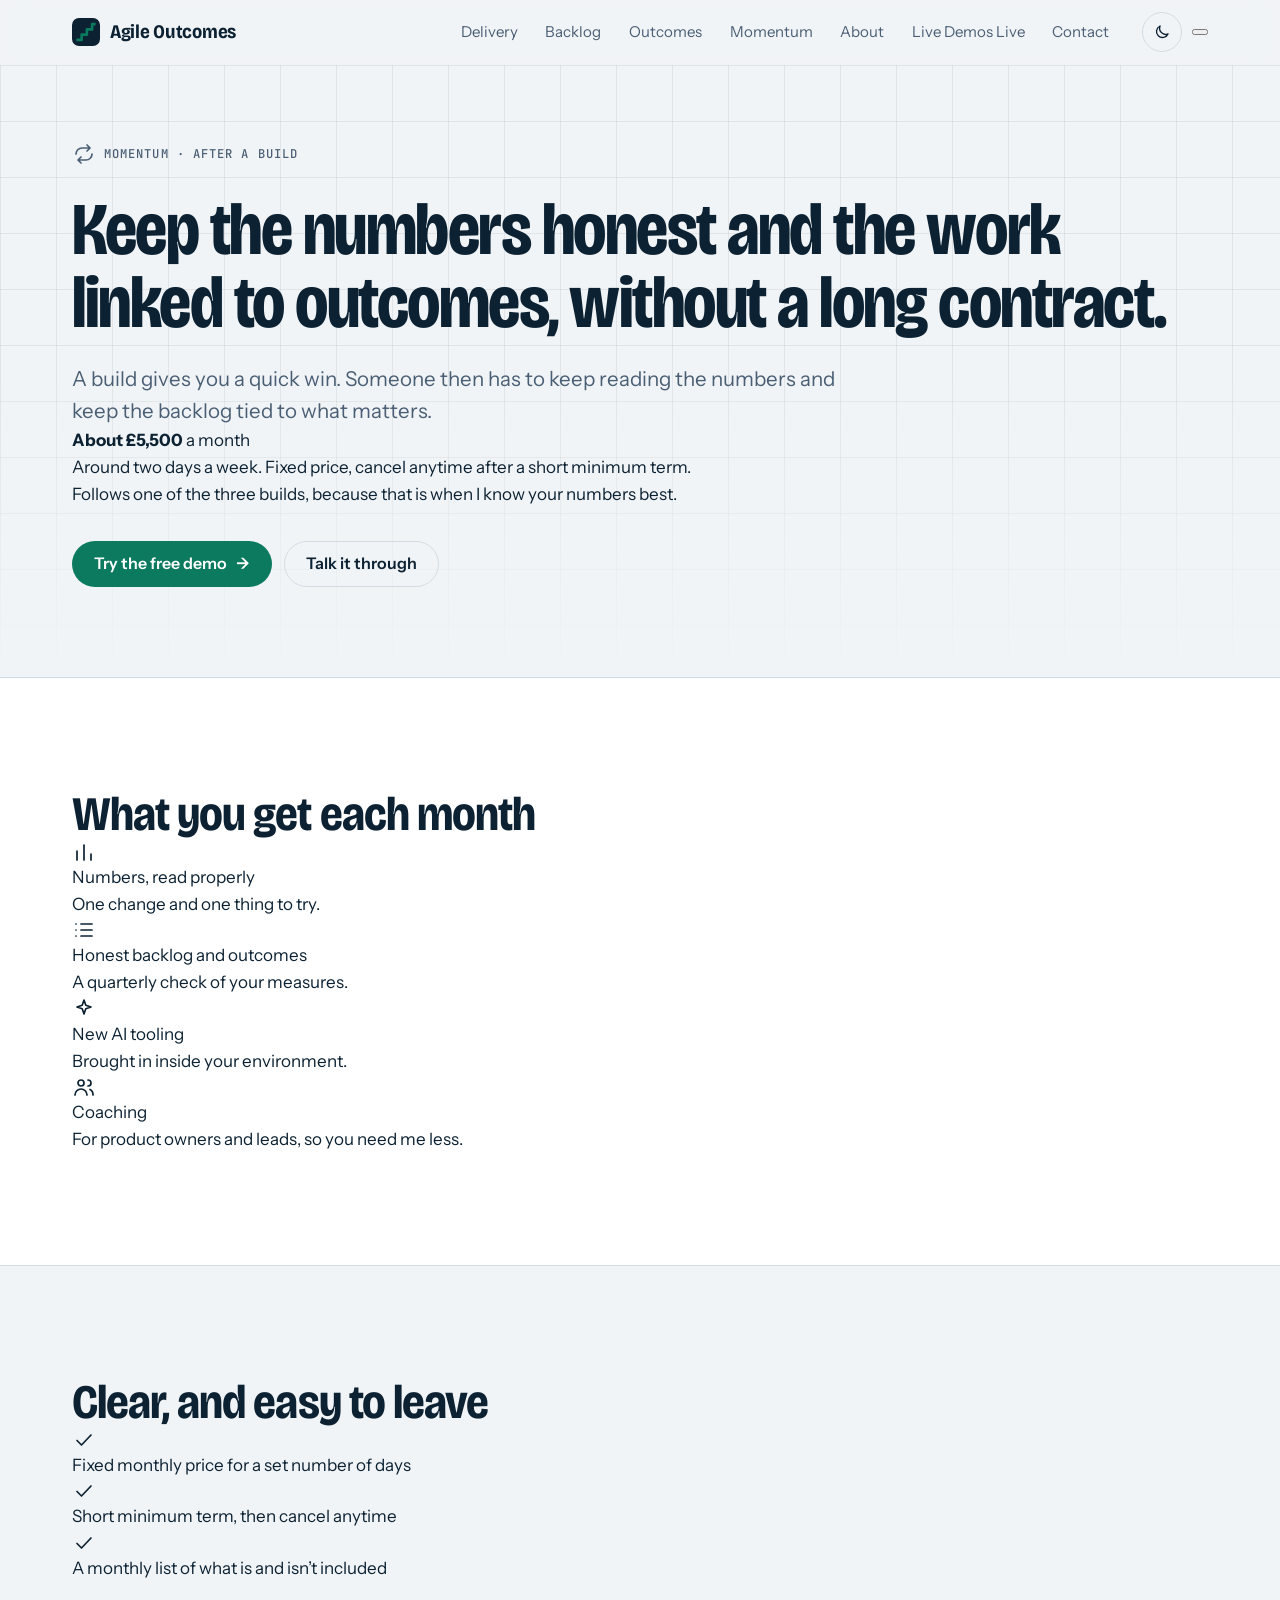
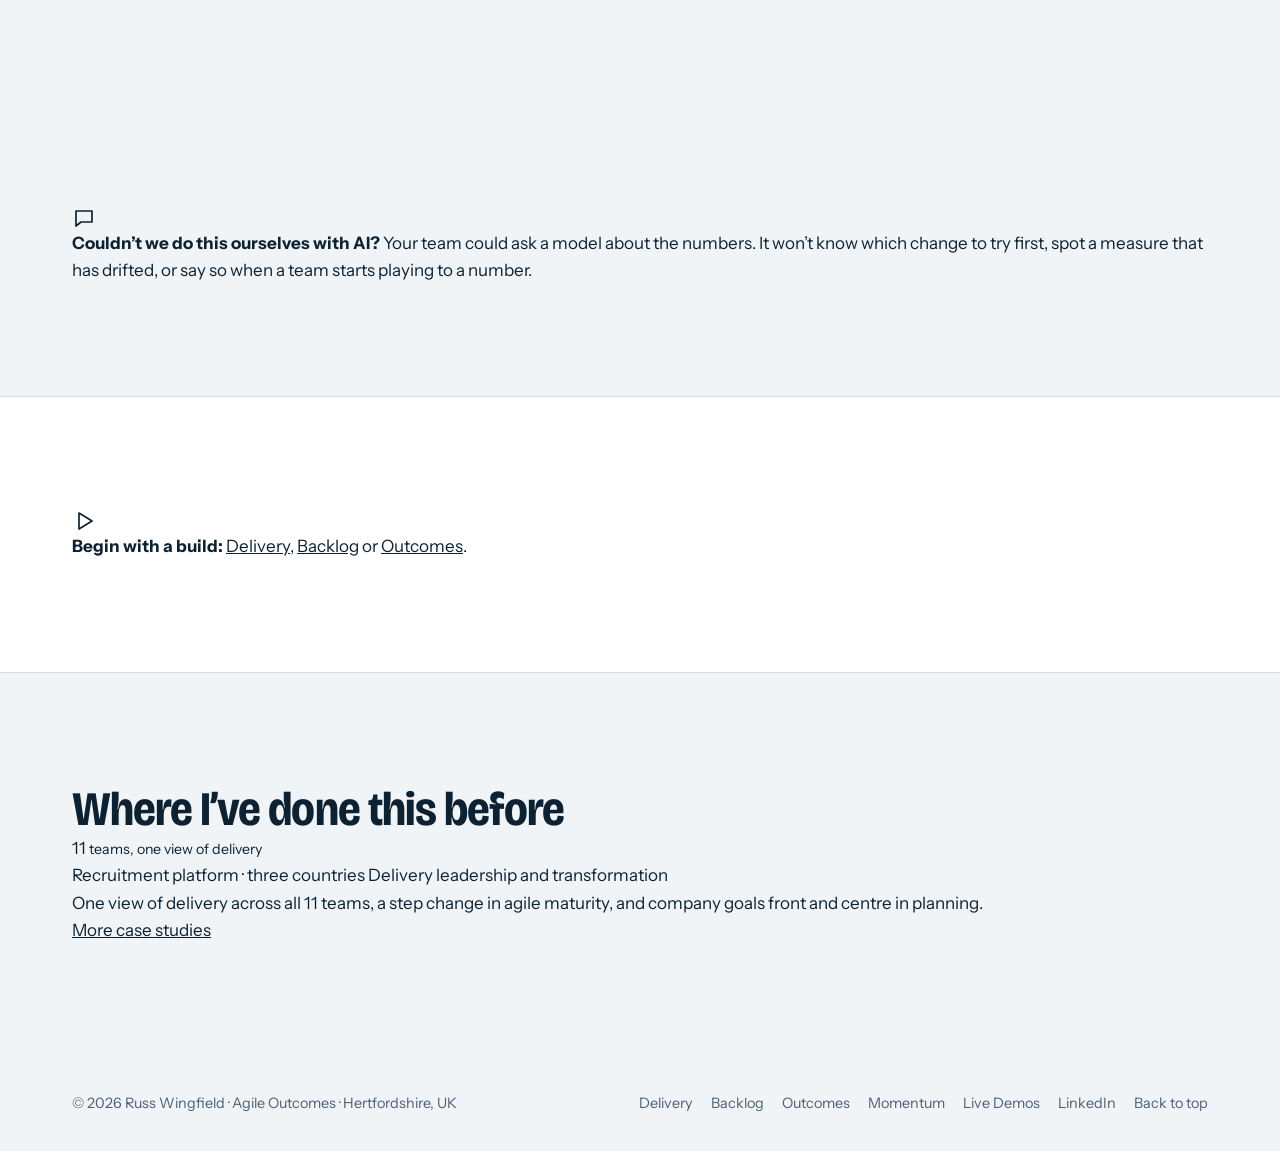
<file: public/momentum/index.html>
<!doctype html>
<html lang="en-GB">
<head>
<meta charset="utf-8">
<meta name="viewport" content="width=device-width, initial-scale=1">
<meta name="description" content="Each month: your numbers reviewed by someone who knows what they mean, backlog and outcomes kept honest, new AI tooling brought in, and your leads coached. Fixed monthly price, cancel anytime.">
<meta property="og:type" content="website">
<meta property="og:title" content="Momentum | Agile Outcomes">
<meta property="og:description" content="Each month: your numbers reviewed by someone who knows what they mean, backlog and outcomes kept honest, new AI tooling brought in, and your leads coached. Fixed monthly price, cancel anytime.">
<meta property="og:url" content="https://agileoutcomes.co.uk/momentum/">
<meta property="og:image" content="https://agileoutcomes.co.uk/og-image.png">
<meta property="og:image:width" content="1200">
<meta property="og:image:height" content="630">
<meta property="og:image:alt" content="Agile Outcomes logo and the line Outcomes first. Agile second.">
<meta name="twitter:card" content="summary_large_image">
<meta name="twitter:image" content="https://agileoutcomes.co.uk/og-image.png">
<link rel="canonical" href="https://agileoutcomes.co.uk/momentum/">
<title>Momentum | Agile Outcomes</title>
<link rel="preconnect" href="https://fonts.googleapis.com">
<link rel="preconnect" href="https://fonts.gstatic.com" crossorigin>
<link rel="stylesheet" href="https://fonts.googleapis.com/css2?family=Bricolage+Grotesque:opsz,wdth,wght@12..96,75..100,200..800&family=Instrument+Sans:wght@400..700&family=JetBrains+Mono:wght@400..600&display=swap">
<link rel="icon" href="data:image/svg+xml,%3Csvg xmlns='http://www.w3.org/2000/svg' viewBox='0 0 32 32'%3E%3Crect width='32' height='32' rx='8' fill='%230C2233'/%3E%3Cpath d='M5 25H11V19H17V13H23V7H27' fill='none' stroke='%233DD0A5' stroke-width='3' stroke-linejoin='round'/%3E%3C/svg%3E">
<link rel="stylesheet" href="/styles.css">
</head>
<body data-page="partner">
<a class="skip" href="#main">Skip to content</a>

<header class="top" id="top">
  <div class="wrap bar">
    <a class="brand" href="/" aria-label="Agile Outcomes, home">
      <svg width="28" height="28" viewBox="0 0 32 32" aria-hidden="true"><rect width="32" height="32" rx="8"/><path d="M5 25H11V19H17V13H23V7H27" fill="none" stroke-width="3" stroke-linejoin="round"/></svg>
      <span>Agile Outcomes</span>
    </a>
    <nav class="nav" id="nav" aria-label="Main">
      <a href="/delivery/">Delivery</a>
      <a href="/backlog/">Backlog</a>
      <a href="/outcomes/">Outcomes</a>
      <a href="/momentum/" aria-current="page">Momentum</a>
      <a href="/#about">About</a>
      <a href="/demo/" class="nav-live">Live Demos <span class="live-tag">Live</span></a>
      <a href="/#contact">Contact</a>
    </nav>
    <div class="bar-actions">
      <button class="theme" id="theme" type="button" aria-label="Switch to dark theme">
        <span class="i-moon"><svg viewBox="0 0 24 24" aria-hidden="true"><path d="M20 14.5A8 8 0 0 1 9.5 4a8 8 0 1 0 10.5 10.5Z"/></svg></span>
        <span class="i-sun" hidden><svg viewBox="0 0 24 24" aria-hidden="true"><circle cx="12" cy="12" r="4"/><path d="M12 2v2M12 20v2M4.9 4.9l1.4 1.4M17.7 17.7l1.4 1.4M2 12h2M20 12h2M4.9 19.1l1.4-1.4M17.7 6.3l1.4-1.4"/></svg></span>
      </button>
      <button class="menu" id="menu" type="button" aria-label="Open menu" aria-expanded="false" aria-controls="nav">
        <svg viewBox="0 0 24 24" aria-hidden="true"><path class="m-open" d="M4 7h16M4 12h16M4 17h16"/><path class="m-close" d="M6 6l12 12M18 6L6 18"/></svg>
      </button>
    </div>
  </div>
</header>

<main id="main">

<section class="hero page" aria-labelledby="h1">
  <div class="wrap">
    <div class="hero-copy">
      <p class="eyebrow"><span class="ib"><svg class="ico" viewBox="0 0 24 24" width="24" height="24" fill="none" stroke="currentColor" stroke-width="1.7" stroke-linecap="round" stroke-linejoin="round" aria-hidden="true"><path d="M4 12a6 6 0 016-6h8M15 3l3 3-3 3M20 12a6 6 0 01-6 6H6M9 21l-3-3 3-3"/></svg></span>Momentum · after a build</p>
      <h1 id="h1">Keep the numbers honest and the work linked to outcomes, without a long contract.</h1>
      <p class="lead">A build gives you a quick win. Someone then has to keep reading the numbers and keep the backlog tied to what matters.</p>
      <div class="hero-price">
        <!-- DRAFT FIGURE (brief 4.4): confirm price and sizes. No introductory price defined, so nothing is crossed out. -->
        <p class="price"><strong class="now">About £5,500</strong><span class="per"> a month</span></p>
        <p class="eff">Around two days a week. Fixed price, cancel anytime after a short minimum term.</p>
      </div>
      <p class="why">Follows one of the three builds, because that is when I know your numbers best.</p>
      <div class="actions">
        <a class="btn" href="/demo/">Try the free demo <span class="arr" aria-hidden="true">→</span></a>
        <a class="btn btn-ghost" href="/#contact">Talk it through</a>
      </div>
    </div>
  </div>
</section>

<section class="sec alt tight" id="month" aria-labelledby="month-h">
  <div class="wrap">
    <h2 id="month-h" class="h-sm">What you get each month</h2>
    <ul class="get four rv">
      <li><span class="ib"><svg class="ico" viewBox="0 0 24 24" width="24" height="24" fill="none" stroke="currentColor" stroke-width="1.7" stroke-linecap="round" stroke-linejoin="round" aria-hidden="true"><path d="M5 20V11M12 20V5M19 20v-6"/></svg></span><p class="get-k">Numbers, read properly</p><p>One change and one thing to try.</p></li>
      <li><span class="ib"><svg class="ico" viewBox="0 0 24 24" width="24" height="24" fill="none" stroke="currentColor" stroke-width="1.7" stroke-linecap="round" stroke-linejoin="round" aria-hidden="true"><path d="M9 6h11M9 12h11M9 18h11"/><path d="M4 6h.01M4 12h.01M4 18h.01"/></svg></span><p class="get-k">Honest backlog and outcomes</p><p>A quarterly check of your measures.</p></li>
      <li><span class="ib"><svg class="ico" viewBox="0 0 24 24" width="24" height="24" fill="none" stroke="currentColor" stroke-width="1.7" stroke-linecap="round" stroke-linejoin="round" aria-hidden="true"><path d="M12 3l1.8 5.2L19 10l-5.2 1.8L12 17l-1.8-5.2L5 10l5.2-1.8z"/></svg></span><p class="get-k">New AI tooling</p><p>Brought in inside your environment.</p></li>
      <li><span class="ib"><svg class="ico" viewBox="0 0 24 24" width="24" height="24" fill="none" stroke="currentColor" stroke-width="1.7" stroke-linecap="round" stroke-linejoin="round" aria-hidden="true"><circle cx="9" cy="8" r="3"/><path d="M3 20c0-3.3 2.7-6 6-6s6 2.7 6 6"/><path d="M16 5a3 3 0 010 6M18 14.5c1.8.8 3 2.6 3 5.5"/></svg></span><p class="get-k">Coaching</p><p>For product owners and leads, so you need me less.</p></li>
    </ul>
  </div>
</section>

<section class="sec tight" aria-labelledby="how-h">
  <div class="wrap">
    <h2 id="how-h" class="h-sm">Clear, and easy to leave</h2>
    <ul class="chipsrow rv">
      <li><svg class="ico" viewBox="0 0 24 24" width="24" height="24" fill="none" stroke="currentColor" stroke-width="1.7" stroke-linecap="round" stroke-linejoin="round" aria-hidden="true"><path d="M5 12.5l4.5 4.5L19 7"/></svg> Fixed monthly price for a set number of days</li>
      <!-- TODO(Russ): confirm minimum term -->
      <li><svg class="ico" viewBox="0 0 24 24" width="24" height="24" fill="none" stroke="currentColor" stroke-width="1.7" stroke-linecap="round" stroke-linejoin="round" aria-hidden="true"><path d="M5 12.5l4.5 4.5L19 7"/></svg> Short minimum term, then cancel anytime</li>
      <li><svg class="ico" viewBox="0 0 24 24" width="24" height="24" fill="none" stroke="currentColor" stroke-width="1.7" stroke-linecap="round" stroke-linejoin="round" aria-hidden="true"><path d="M5 12.5l4.5 4.5L19 7"/></svg> A monthly list of what is and isn’t included</li>
    </ul>
  </div>
</section>

<section class="sec tight" aria-label="Doing it yourself with AI">
  <div class="wrap">
    <aside class="callout rv"><span class="ib"><svg class="ico" viewBox="0 0 24 24" width="24" height="24" fill="none" stroke="currentColor" stroke-width="1.7" stroke-linecap="round" stroke-linejoin="round" aria-hidden="true"><path d="M4 5h16v11H9l-5 4z"/></svg></span><p><strong>Couldn’t we do this ourselves with AI?</strong> Your team could ask a model about the numbers. It won’t know which change to try first, spot a measure that has drifted, or say so when a team starts playing to a number.</p></aside>
  </div>
</section>

<section class="sec alt tight" aria-label="Where it starts">
  <div class="wrap">
    <div class="slim rv">
      <span class="ib"><svg class="ico" viewBox="0 0 24 24" width="24" height="24" fill="none" stroke="currentColor" stroke-width="1.7" stroke-linecap="round" stroke-linejoin="round" aria-hidden="true"><path d="M7 4l13 8-13 8z"/></svg></span>
      <p><strong>Begin with a build:</strong> <a href="/delivery/">Delivery</a>, <a href="/backlog/">Backlog</a> or <a href="/outcomes/">Outcomes</a>.</p>
    </div>
  </div>
</section>

<section class="sec tight" aria-labelledby="proof-h">
  <div class="wrap">
    <h2 id="proof-h" class="h-sm">Where I’ve done this before</h2>
    <div class="mini rv"><p class="c-m"><span class="count" data-to="11">11</span> <small>teams, one view of delivery</small></p><div><p class="c-k">Recruitment platform · three countries <span class="c-tag">Delivery leadership and transformation</span></p><p class="mini-r">One view of delivery across all 11 teams, a step change in agile maturity, and company goals front and centre in planning.</p><a class="more" href="/#cases">More case studies</a></div></div>
  </div>
</section>
</main>

<footer>
  <div class="wrap foot">
    <p>© <span id="yr">2026</span> Russ Wingfield · Agile Outcomes · Hertfordshire, UK</p>
    <nav aria-label="Footer"><a href="/delivery/">Delivery</a><a href="/backlog/">Backlog</a><a href="/outcomes/">Outcomes</a><a href="/momentum/">Momentum</a><a href="/demo/">Live Demos</a><a href="https://www.linkedin.com/in/russwingfield/" target="_blank" rel="noopener">LinkedIn</a><a href="#top">Back to top</a></nav>
  </div>
</footer>
<script src="/app.js" defer></script>
</body>
</html>
</file>
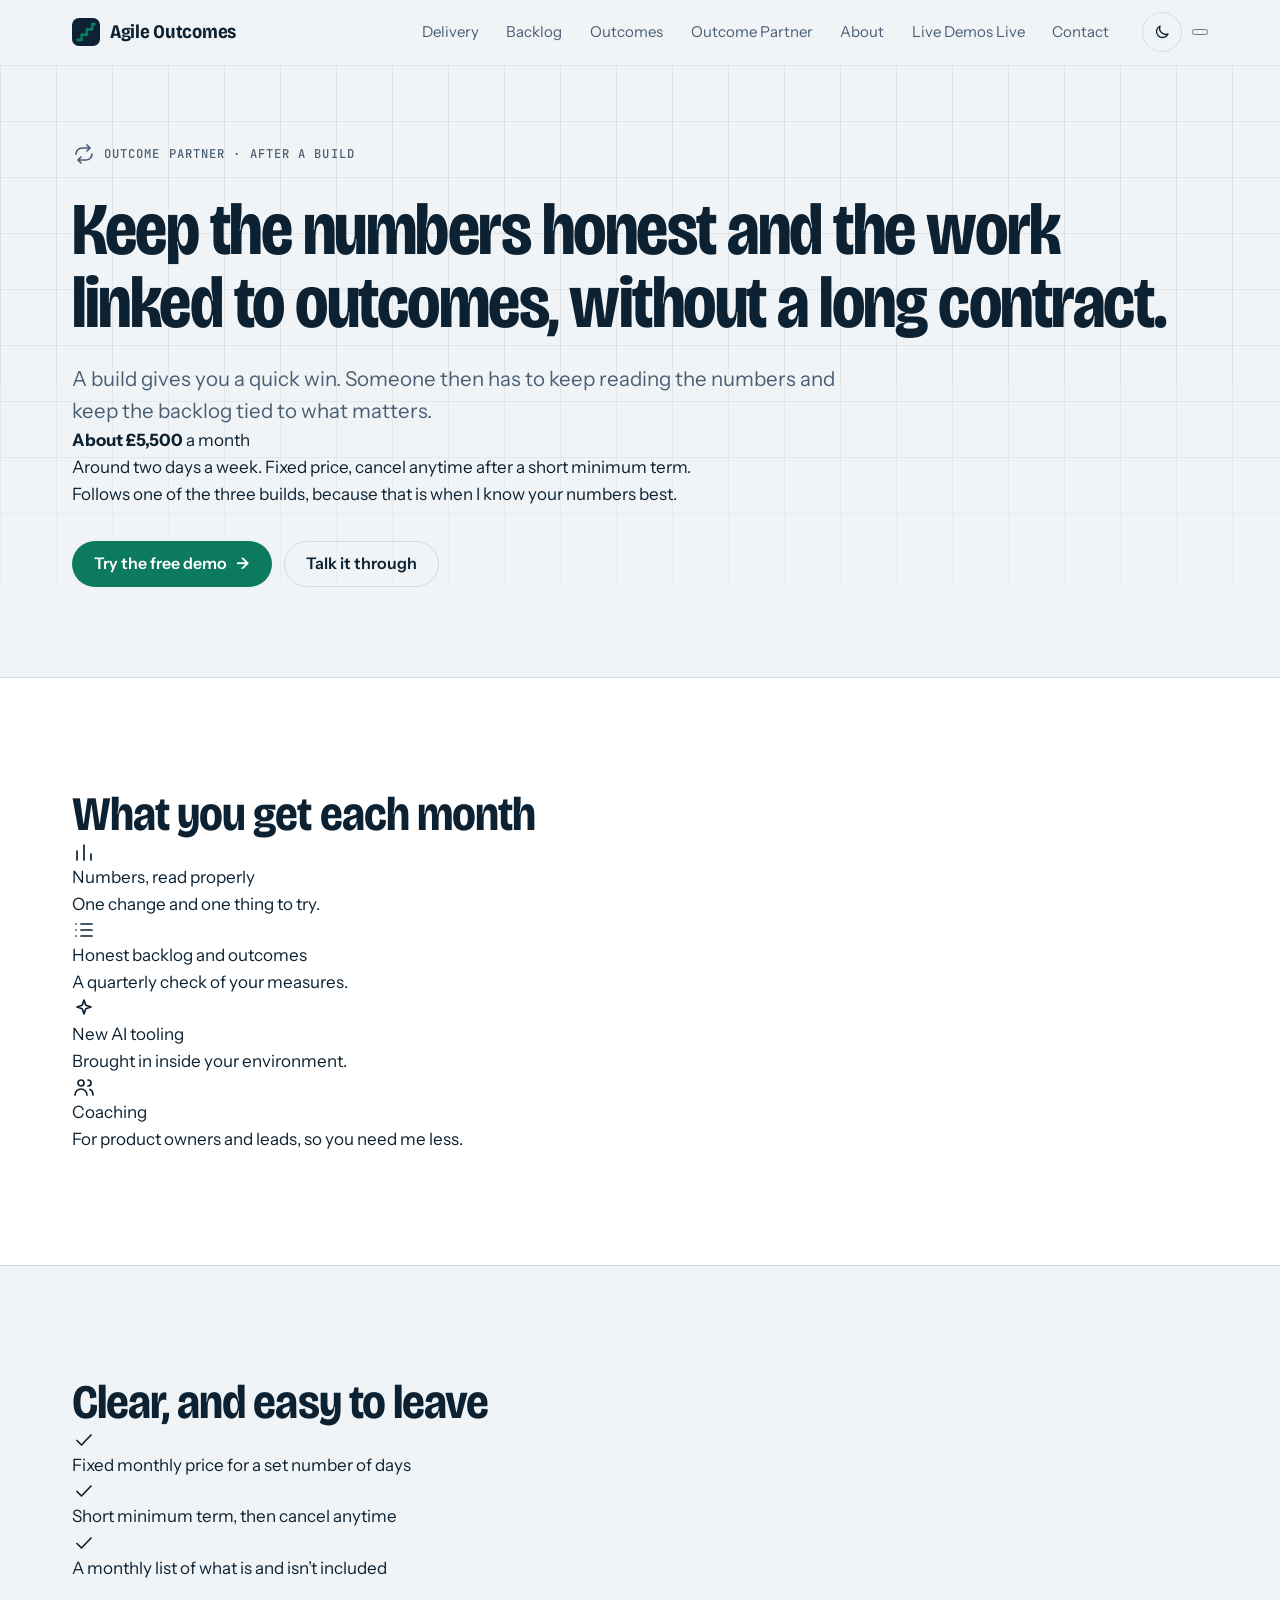
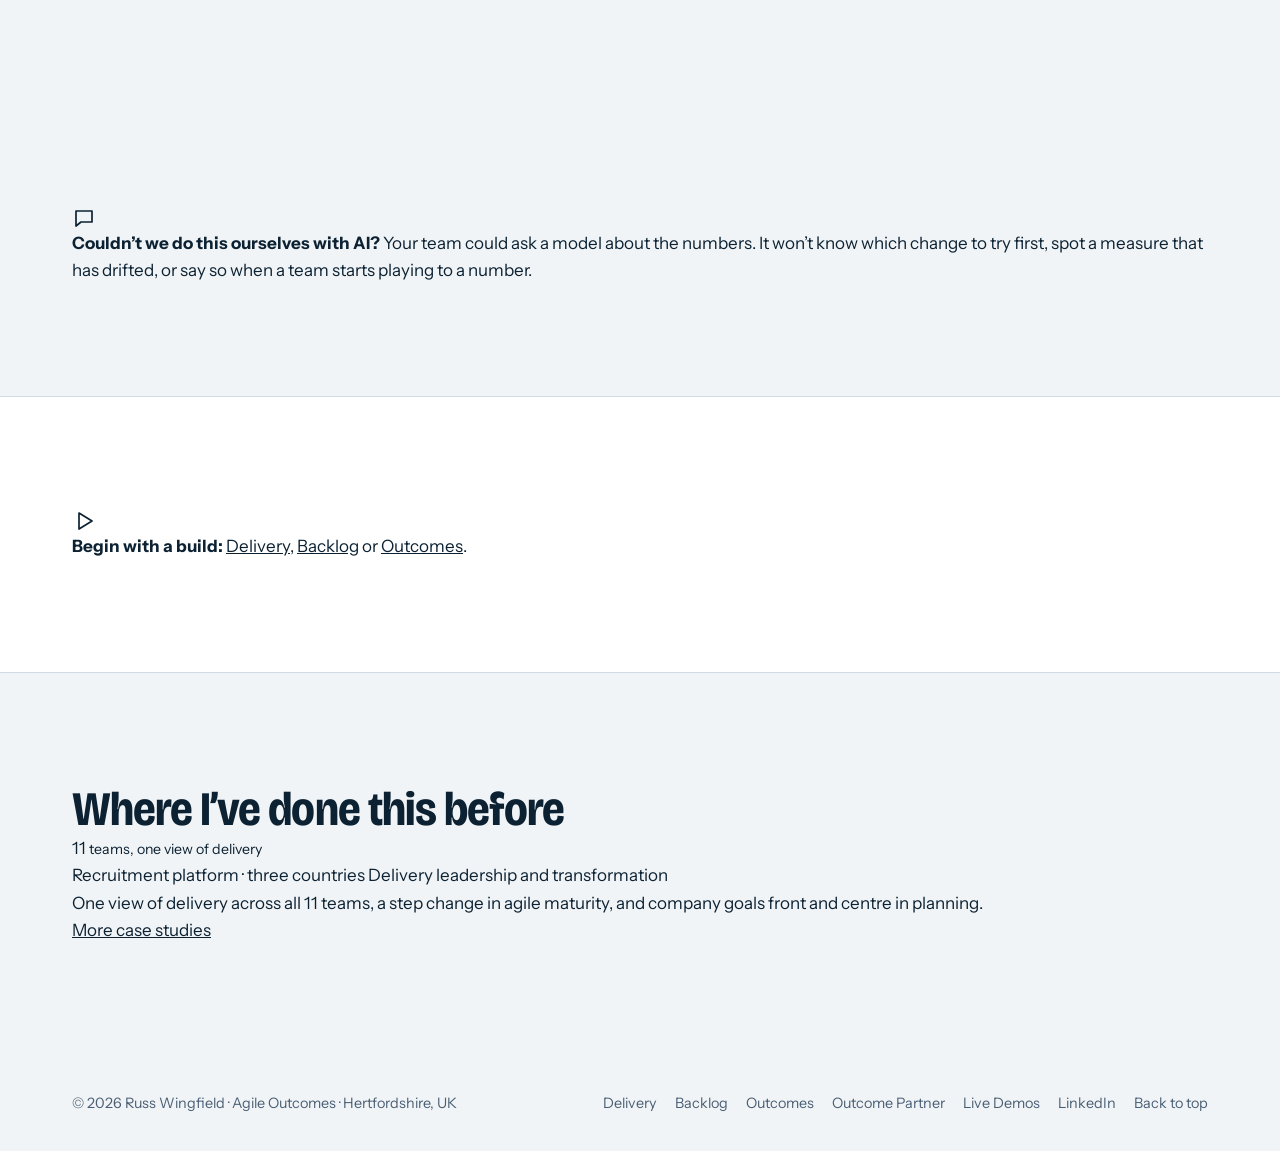
<file: public/outcome-partner/index.html>
<!doctype html>
<html lang="en-GB">
<head>
<meta charset="utf-8">
<meta name="viewport" content="width=device-width, initial-scale=1">
<meta name="description" content="Each month: your numbers reviewed by someone who knows what they mean, backlog and outcomes kept honest, new AI tooling brought in, and your leads coached. Fixed monthly price, cancel anytime.">
<meta property="og:type" content="website">
<meta property="og:title" content="Outcome Partner | Agile Outcomes">
<meta property="og:description" content="Each month: your numbers reviewed by someone who knows what they mean, backlog and outcomes kept honest, new AI tooling brought in, and your leads coached. Fixed monthly price, cancel anytime.">
<meta property="og:url" content="https://agileoutcomes.co.uk/outcome-partner/">
<meta property="og:image" content="https://agileoutcomes.co.uk/og-image.png">
<meta property="og:image:width" content="1200">
<meta property="og:image:height" content="630">
<meta property="og:image:alt" content="Agile Outcomes logo and the line Outcomes first. Agile second.">
<meta name="twitter:card" content="summary_large_image">
<meta name="twitter:image" content="https://agileoutcomes.co.uk/og-image.png">
<link rel="canonical" href="https://agileoutcomes.co.uk/outcome-partner/">
<title>Outcome Partner | Agile Outcomes</title>
<link rel="preconnect" href="https://fonts.googleapis.com">
<link rel="preconnect" href="https://fonts.gstatic.com" crossorigin>
<link rel="stylesheet" href="https://fonts.googleapis.com/css2?family=Bricolage+Grotesque:opsz,wdth,wght@12..96,75..100,200..800&family=Instrument+Sans:wght@400..700&family=JetBrains+Mono:wght@400..600&display=swap">
<link rel="icon" href="data:image/svg+xml,%3Csvg xmlns='http://www.w3.org/2000/svg' viewBox='0 0 32 32'%3E%3Crect width='32' height='32' rx='8' fill='%230C2233'/%3E%3Cpath d='M5 25H11V19H17V13H23V7H27' fill='none' stroke='%233DD0A5' stroke-width='3' stroke-linejoin='round'/%3E%3C/svg%3E">
<link rel="stylesheet" href="/styles.css">
</head>
<body data-page="partner">
<a class="skip" href="#main">Skip to content</a>

<header class="top" id="top">
  <div class="wrap bar">
    <a class="brand" href="/" aria-label="Agile Outcomes, home">
      <svg width="28" height="28" viewBox="0 0 32 32" aria-hidden="true"><rect width="32" height="32" rx="8"/><path d="M5 25H11V19H17V13H23V7H27" fill="none" stroke-width="3" stroke-linejoin="round"/></svg>
      <span>Agile Outcomes</span>
    </a>
    <nav class="nav" id="nav" aria-label="Main">
      <a href="/delivery/">Delivery</a>
      <a href="/backlog/">Backlog</a>
      <a href="/outcomes/">Outcomes</a>
      <a href="/outcome-partner/" aria-current="page">Outcome Partner</a>
      <a href="/#about">About</a>
      <a href="/demo/" class="nav-live">Live Demos <span class="live-tag">Live</span></a>
      <a href="/#contact">Contact</a>
    </nav>
    <div class="bar-actions">
      <button class="theme" id="theme" type="button" aria-label="Switch to dark theme">
        <span class="i-moon"><svg viewBox="0 0 24 24" aria-hidden="true"><path d="M20 14.5A8 8 0 0 1 9.5 4a8 8 0 1 0 10.5 10.5Z"/></svg></span>
        <span class="i-sun" hidden><svg viewBox="0 0 24 24" aria-hidden="true"><circle cx="12" cy="12" r="4"/><path d="M12 2v2M12 20v2M4.9 4.9l1.4 1.4M17.7 17.7l1.4 1.4M2 12h2M20 12h2M4.9 19.1l1.4-1.4M17.7 6.3l1.4-1.4"/></svg></span>
      </button>
      <button class="menu" id="menu" type="button" aria-label="Open menu" aria-expanded="false" aria-controls="nav">
        <svg viewBox="0 0 24 24" aria-hidden="true"><path class="m-open" d="M4 7h16M4 12h16M4 17h16"/><path class="m-close" d="M6 6l12 12M18 6L6 18"/></svg>
      </button>
    </div>
  </div>
</header>

<main id="main">

<section class="hero page" aria-labelledby="h1">
  <div class="wrap">
    <div class="hero-copy">
      <p class="eyebrow"><span class="ib"><svg class="ico" viewBox="0 0 24 24" width="24" height="24" fill="none" stroke="currentColor" stroke-width="1.7" stroke-linecap="round" stroke-linejoin="round" aria-hidden="true"><path d="M4 12a6 6 0 016-6h8M15 3l3 3-3 3M20 12a6 6 0 01-6 6H6M9 21l-3-3 3-3"/></svg></span>Outcome Partner · after a build</p>
      <h1 id="h1">Keep the numbers honest and the work linked to outcomes, without a long contract.</h1>
      <p class="lead">A build gives you a quick win. Someone then has to keep reading the numbers and keep the backlog tied to what matters.</p>
      <div class="hero-price">
        <!-- DRAFT FIGURE (brief 4.4): confirm price and sizes. No introductory price defined, so nothing is crossed out. -->
        <p class="price"><strong class="now">About £5,500</strong><span class="per"> a month</span></p>
        <p class="eff">Around two days a week. Fixed price, cancel anytime after a short minimum term.</p>
      </div>
      <p class="why">Follows one of the three builds, because that is when I know your numbers best.</p>
      <div class="actions">
        <a class="btn" href="/demo/">Try the free demo <span class="arr" aria-hidden="true">→</span></a>
        <a class="btn btn-ghost" href="/#contact">Talk it through</a>
      </div>
    </div>
  </div>
</section>

<section class="sec alt tight" id="month" aria-labelledby="month-h">
  <div class="wrap">
    <h2 id="month-h" class="h-sm">What you get each month</h2>
    <ul class="get four rv">
      <li><span class="ib"><svg class="ico" viewBox="0 0 24 24" width="24" height="24" fill="none" stroke="currentColor" stroke-width="1.7" stroke-linecap="round" stroke-linejoin="round" aria-hidden="true"><path d="M5 20V11M12 20V5M19 20v-6"/></svg></span><p class="get-k">Numbers, read properly</p><p>One change and one thing to try.</p></li>
      <li><span class="ib"><svg class="ico" viewBox="0 0 24 24" width="24" height="24" fill="none" stroke="currentColor" stroke-width="1.7" stroke-linecap="round" stroke-linejoin="round" aria-hidden="true"><path d="M9 6h11M9 12h11M9 18h11"/><path d="M4 6h.01M4 12h.01M4 18h.01"/></svg></span><p class="get-k">Honest backlog and outcomes</p><p>A quarterly check of your measures.</p></li>
      <li><span class="ib"><svg class="ico" viewBox="0 0 24 24" width="24" height="24" fill="none" stroke="currentColor" stroke-width="1.7" stroke-linecap="round" stroke-linejoin="round" aria-hidden="true"><path d="M12 3l1.8 5.2L19 10l-5.2 1.8L12 17l-1.8-5.2L5 10l5.2-1.8z"/></svg></span><p class="get-k">New AI tooling</p><p>Brought in inside your environment.</p></li>
      <li><span class="ib"><svg class="ico" viewBox="0 0 24 24" width="24" height="24" fill="none" stroke="currentColor" stroke-width="1.7" stroke-linecap="round" stroke-linejoin="round" aria-hidden="true"><circle cx="9" cy="8" r="3"/><path d="M3 20c0-3.3 2.7-6 6-6s6 2.7 6 6"/><path d="M16 5a3 3 0 010 6M18 14.5c1.8.8 3 2.6 3 5.5"/></svg></span><p class="get-k">Coaching</p><p>For product owners and leads, so you need me less.</p></li>
    </ul>
  </div>
</section>

<section class="sec tight" aria-labelledby="how-h">
  <div class="wrap">
    <h2 id="how-h" class="h-sm">Clear, and easy to leave</h2>
    <ul class="chipsrow rv">
      <li><svg class="ico" viewBox="0 0 24 24" width="24" height="24" fill="none" stroke="currentColor" stroke-width="1.7" stroke-linecap="round" stroke-linejoin="round" aria-hidden="true"><path d="M5 12.5l4.5 4.5L19 7"/></svg> Fixed monthly price for a set number of days</li>
      <!-- TODO(Russ): confirm minimum term -->
      <li><svg class="ico" viewBox="0 0 24 24" width="24" height="24" fill="none" stroke="currentColor" stroke-width="1.7" stroke-linecap="round" stroke-linejoin="round" aria-hidden="true"><path d="M5 12.5l4.5 4.5L19 7"/></svg> Short minimum term, then cancel anytime</li>
      <li><svg class="ico" viewBox="0 0 24 24" width="24" height="24" fill="none" stroke="currentColor" stroke-width="1.7" stroke-linecap="round" stroke-linejoin="round" aria-hidden="true"><path d="M5 12.5l4.5 4.5L19 7"/></svg> A monthly list of what is and isn’t included</li>
    </ul>
  </div>
</section>

<section class="sec tight" aria-label="Doing it yourself with AI">
  <div class="wrap">
    <aside class="callout rv"><span class="ib"><svg class="ico" viewBox="0 0 24 24" width="24" height="24" fill="none" stroke="currentColor" stroke-width="1.7" stroke-linecap="round" stroke-linejoin="round" aria-hidden="true"><path d="M4 5h16v11H9l-5 4z"/></svg></span><p><strong>Couldn’t we do this ourselves with AI?</strong> Your team could ask a model about the numbers. It won’t know which change to try first, spot a measure that has drifted, or say so when a team starts playing to a number.</p></aside>
  </div>
</section>

<section class="sec alt tight" aria-label="Where it starts">
  <div class="wrap">
    <div class="slim rv">
      <span class="ib"><svg class="ico" viewBox="0 0 24 24" width="24" height="24" fill="none" stroke="currentColor" stroke-width="1.7" stroke-linecap="round" stroke-linejoin="round" aria-hidden="true"><path d="M7 4l13 8-13 8z"/></svg></span>
      <p><strong>Begin with a build:</strong> <a href="/delivery/">Delivery</a>, <a href="/backlog/">Backlog</a> or <a href="/outcomes/">Outcomes</a>.</p>
    </div>
  </div>
</section>

<section class="sec tight" aria-labelledby="proof-h">
  <div class="wrap">
    <h2 id="proof-h" class="h-sm">Where I’ve done this before</h2>
    <div class="mini rv"><p class="c-m"><span class="count" data-to="11">11</span> <small>teams, one view of delivery</small></p><div><p class="c-k">Recruitment platform · three countries <span class="c-tag">Delivery leadership and transformation</span></p><p class="mini-r">One view of delivery across all 11 teams, a step change in agile maturity, and company goals front and centre in planning.</p><a class="more" href="/#cases">More case studies</a></div></div>
  </div>
</section>
</main>

<footer>
  <div class="wrap foot">
    <p>© <span id="yr">2026</span> Russ Wingfield · Agile Outcomes · Hertfordshire, UK</p>
    <nav aria-label="Footer"><a href="/delivery/">Delivery</a><a href="/backlog/">Backlog</a><a href="/outcomes/">Outcomes</a><a href="/outcome-partner/">Outcome Partner</a><a href="/demo/">Live Demos</a><a href="https://www.linkedin.com/in/russwingfield/" target="_blank" rel="noopener">LinkedIn</a><a href="#top">Back to top</a></nav>
  </div>
</footer>
<script src="/app.js" defer></script>
</body>
</html>
</file>
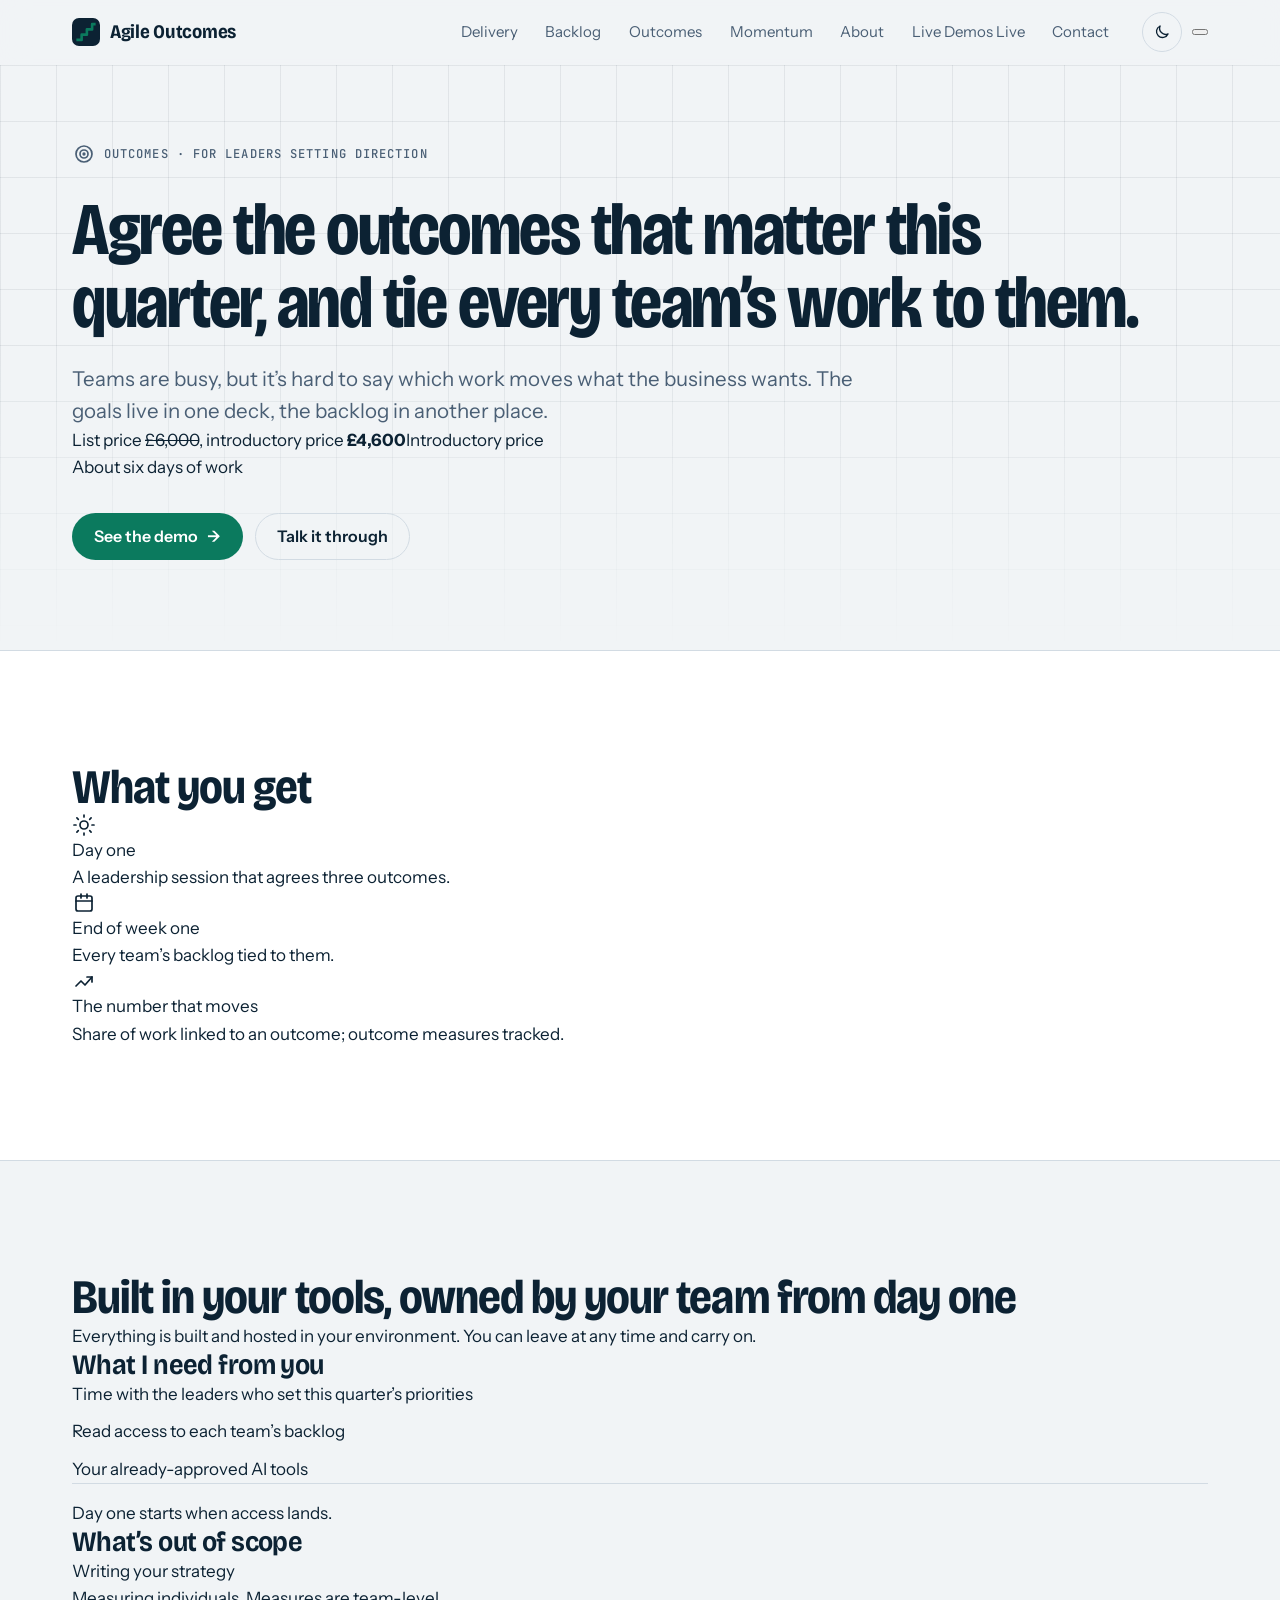
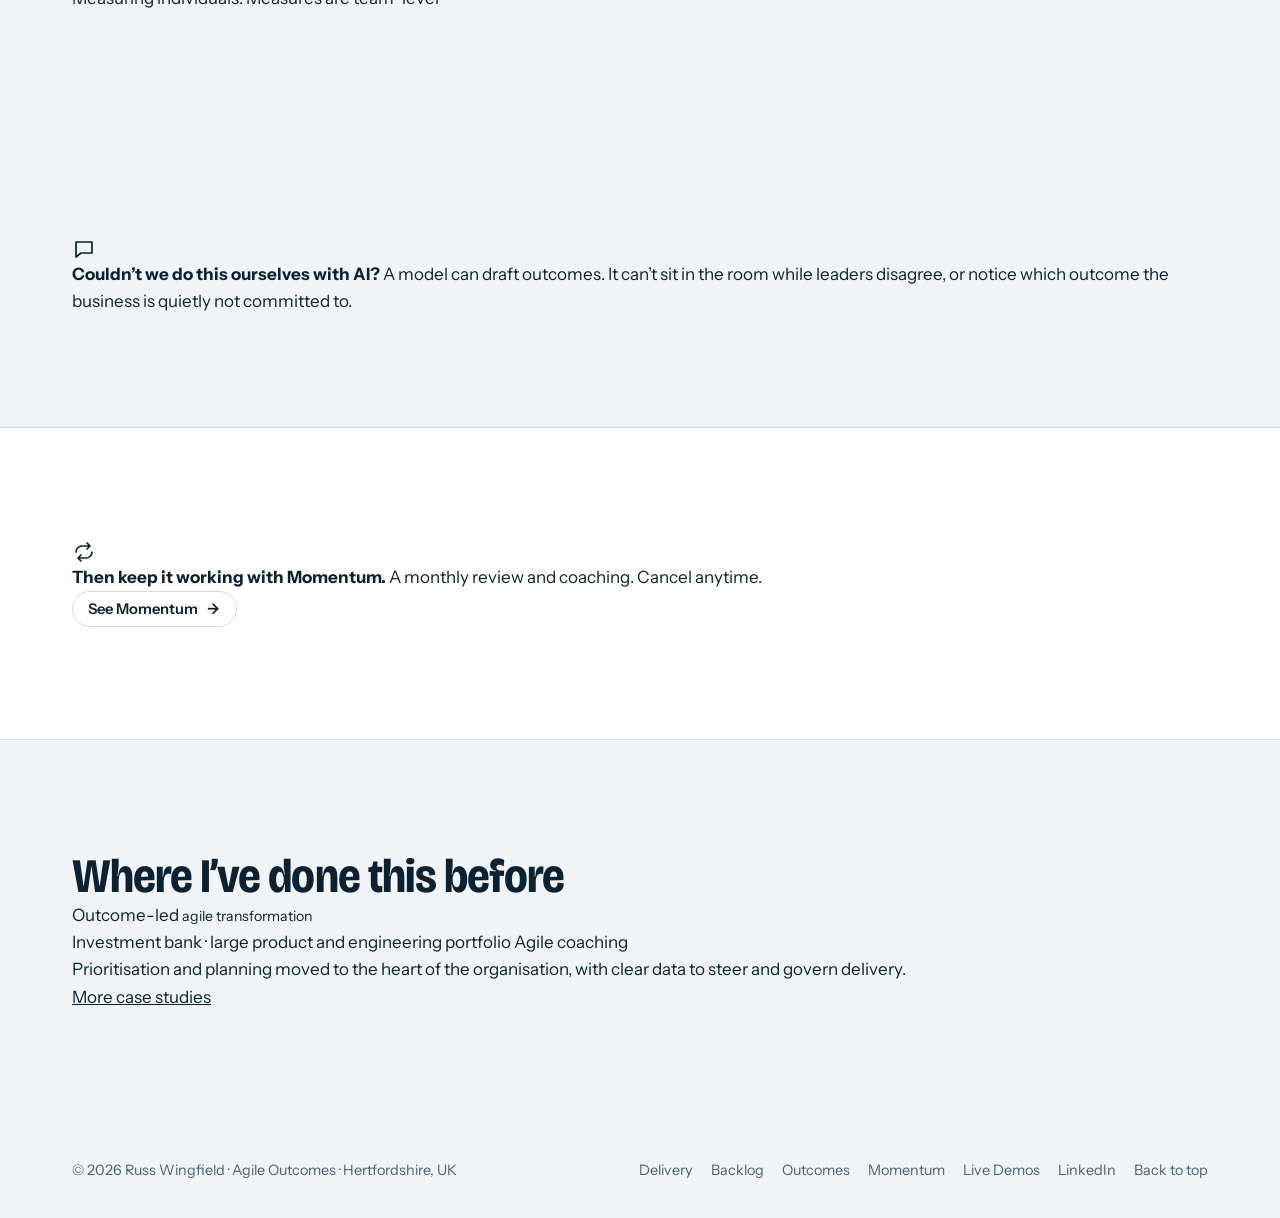
<file: public/outcomes/index.html>
<!doctype html>
<html lang="en-GB">
<head>
<meta charset="utf-8">
<meta name="viewport" content="width=device-width, initial-scale=1">
<meta name="description" content="Agree the three outcomes that matter this quarter, tie every team’s backlog to them, and measure them. Built with your leaders, inside your own tools.">
<meta property="og:type" content="website">
<meta property="og:title" content="Outcomes | Agile Outcomes">
<meta property="og:description" content="Agree the three outcomes that matter this quarter, tie every team’s backlog to them, and measure them. Built with your leaders, inside your own tools.">
<meta property="og:url" content="https://agileoutcomes.co.uk/outcomes/">
<meta property="og:image" content="https://agileoutcomes.co.uk/og-image.png">
<meta property="og:image:width" content="1200">
<meta property="og:image:height" content="630">
<meta property="og:image:alt" content="Agile Outcomes logo and the line Outcomes first. Agile second.">
<meta name="twitter:card" content="summary_large_image">
<meta name="twitter:image" content="https://agileoutcomes.co.uk/og-image.png">
<link rel="canonical" href="https://agileoutcomes.co.uk/outcomes/">
<title>Outcomes | Agile Outcomes</title>
<link rel="preconnect" href="https://fonts.googleapis.com">
<link rel="preconnect" href="https://fonts.gstatic.com" crossorigin>
<link rel="stylesheet" href="https://fonts.googleapis.com/css2?family=Bricolage+Grotesque:opsz,wdth,wght@12..96,75..100,200..800&family=Instrument+Sans:wght@400..700&family=JetBrains+Mono:wght@400..600&display=swap">
<link rel="icon" href="data:image/svg+xml,%3Csvg xmlns='http://www.w3.org/2000/svg' viewBox='0 0 32 32'%3E%3Crect width='32' height='32' rx='8' fill='%230C2233'/%3E%3Cpath d='M5 25H11V19H17V13H23V7H27' fill='none' stroke='%233DD0A5' stroke-width='3' stroke-linejoin='round'/%3E%3C/svg%3E">
<link rel="stylesheet" href="/styles.css">
</head>
<body data-page="outcomes">
<a class="skip" href="#main">Skip to content</a>

<header class="top" id="top">
  <div class="wrap bar">
    <a class="brand" href="/" aria-label="Agile Outcomes, home">
      <svg width="28" height="28" viewBox="0 0 32 32" aria-hidden="true"><rect width="32" height="32" rx="8"/><path d="M5 25H11V19H17V13H23V7H27" fill="none" stroke-width="3" stroke-linejoin="round"/></svg>
      <span>Agile Outcomes</span>
    </a>
    <nav class="nav" id="nav" aria-label="Main">
      <a href="/delivery/">Delivery</a>
      <a href="/backlog/">Backlog</a>
      <a href="/outcomes/" aria-current="page">Outcomes</a>
      <a href="/momentum/">Momentum</a>
      <a href="/#about">About</a>
      <a href="/demo/" class="nav-live">Live Demos <span class="live-tag">Live</span></a>
      <a href="/#contact">Contact</a>
    </nav>
    <div class="bar-actions">
      <button class="theme" id="theme" type="button" aria-label="Switch to dark theme">
        <span class="i-moon"><svg viewBox="0 0 24 24" aria-hidden="true"><path d="M20 14.5A8 8 0 0 1 9.5 4a8 8 0 1 0 10.5 10.5Z"/></svg></span>
        <span class="i-sun" hidden><svg viewBox="0 0 24 24" aria-hidden="true"><circle cx="12" cy="12" r="4"/><path d="M12 2v2M12 20v2M4.9 4.9l1.4 1.4M17.7 17.7l1.4 1.4M2 12h2M20 12h2M4.9 19.1l1.4-1.4M17.7 6.3l1.4-1.4"/></svg></span>
      </button>
      <button class="menu" id="menu" type="button" aria-label="Open menu" aria-expanded="false" aria-controls="nav">
        <svg viewBox="0 0 24 24" aria-hidden="true"><path class="m-open" d="M4 7h16M4 12h16M4 17h16"/><path class="m-close" d="M6 6l12 12M18 6L6 18"/></svg>
      </button>
    </div>
  </div>
</header>

<main id="main">

<section class="hero page" aria-labelledby="h1">
  <div class="wrap">
    <div class="hero-copy">
      <p class="eyebrow"><span class="ib"><svg class="ico" viewBox="0 0 24 24" width="24" height="24" fill="none" stroke="currentColor" stroke-width="1.7" stroke-linecap="round" stroke-linejoin="round" aria-hidden="true"><circle cx="12" cy="12" r="8"/><circle cx="12" cy="12" r="4"/><circle cx="12" cy="12" r=".8" fill="currentColor"/></svg></span>Outcomes · for leaders setting direction</p>
      <h1 id="h1">Agree the outcomes that matter this quarter, and tie every team’s work to them.</h1>
      <p class="lead">Teams are busy, but it’s hard to say which work moves what the business wants. The goals live in one deck, the backlog in another place.</p>
      <div class="hero-price">
        <!-- DRAFT FIGURES (brief section 4): confirm list and introductory prices before launch -->
        <p class="price"><span class="vh">List price </span><s class="was">£6,000</s><span class="vh">, introductory price </span><strong class="now">£4,600</strong><span class="intro-tag">Introductory price</span></p>
        <p class="eff">About six days of work</p>
      </div>
      
      <div class="actions">
        <a class="btn" href="/demo/#outcomes">See the demo <span class="arr" aria-hidden="true">→</span></a>
        <a class="btn btn-ghost" href="/#contact">Talk it through</a>
      </div>
    </div>
  </div>
</section>

<section class="sec alt tight" aria-labelledby="get-h">
  <div class="wrap">
    <h2 id="get-h" class="h-sm">What you get</h2>
    <ol class="get rv">
      <li><span class="ib"><svg class="ico" viewBox="0 0 24 24" width="24" height="24" fill="none" stroke="currentColor" stroke-width="1.7" stroke-linecap="round" stroke-linejoin="round" aria-hidden="true"><circle cx="12" cy="12" r="4"/><path d="M12 2v2M12 20v2M4.9 4.9l1.4 1.4M17.7 17.7l1.4 1.4M2 12h2M20 12h2M4.9 19.1l1.4-1.4M17.7 6.3l1.4-1.4"/></svg></span><p class="get-k">Day one</p><p>A leadership session that agrees three outcomes.</p></li>
      <li><span class="ib"><svg class="ico" viewBox="0 0 24 24" width="24" height="24" fill="none" stroke="currentColor" stroke-width="1.7" stroke-linecap="round" stroke-linejoin="round" aria-hidden="true"><rect x="4" y="5" width="16" height="15" rx="2"/><path d="M4 10h16M9 3v4M15 3v4"/></svg></span><p class="get-k">End of week one</p><p>Every team’s backlog tied to them.</p></li>
      <li><span class="ib"><svg class="ico" viewBox="0 0 24 24" width="24" height="24" fill="none" stroke="currentColor" stroke-width="1.7" stroke-linecap="round" stroke-linejoin="round" aria-hidden="true"><path d="M4 17l5-5 4 4 7-8"/><path d="M15 8h5v5"/></svg></span><p class="get-k">The number that moves</p><p>Share of work linked to an outcome; outcome measures tracked.</p></li>
    </ol>
  </div>
</section>

<section class="sec tight" aria-labelledby="built-h">
  <div class="wrap">
    <h2 id="built-h" class="h-sm">Built in your tools, owned by your team from day one</h2>
    <p class="built-sub">Everything is built and hosted in your environment. You can leave at any time and carry on.</p>
    <div class="two rv">
      <div class="box"><h3>What I need from you</h3><ul class="ticks"><li>Time with the leaders who set this quarter’s priorities</li><li>Read access to each team’s backlog</li><li>Your already-approved AI tools</li></ul><p class="note">Day one starts when access lands.</p></div>
      <div class="box"><h3>What’s out of scope</h3><!-- TODO(Russ): confirm out-of-scope items for this offer -->
        <ul class="crosses"><li>Writing your strategy</li><li>Measuring individuals. Measures are team-level</li></ul></div>
    </div>
  </div>
</section>

<section class="sec tight" aria-label="Doing it yourself with AI">
  <div class="wrap">
    <aside class="callout rv"><span class="ib"><svg class="ico" viewBox="0 0 24 24" width="24" height="24" fill="none" stroke="currentColor" stroke-width="1.7" stroke-linecap="round" stroke-linejoin="round" aria-hidden="true"><path d="M4 5h16v11H9l-5 4z"/></svg></span><p><strong>Couldn’t we do this ourselves with AI?</strong> A model can draft outcomes. It can’t sit in the room while leaders disagree, or notice which outcome the business is quietly not committed to.</p></aside>
  </div>
</section>

<section class="sec alt tight" aria-label="Next step">
  <div class="wrap">
    <div class="slim rv">
      <span class="ib"><svg class="ico" viewBox="0 0 24 24" width="24" height="24" fill="none" stroke="currentColor" stroke-width="1.7" stroke-linecap="round" stroke-linejoin="round" aria-hidden="true"><path d="M4 12a6 6 0 016-6h8M15 3l3 3-3 3M20 12a6 6 0 01-6 6H6M9 21l-3-3 3-3"/></svg></span>
      <p><strong>Then keep it working with Momentum.</strong> A monthly review and coaching. Cancel anytime.</p>
      <a class="btn btn-ghost btn-sm" href="/momentum/">See Momentum <span class="arr" aria-hidden="true">→</span></a>
    </div>
  </div>
</section>

<section class="sec tight" aria-labelledby="proof-h">
  <div class="wrap">
    <h2 id="proof-h" class="h-sm">Where I’ve done this before</h2>
    <div class="mini rv"><p class="c-m">Outcome-led <small>agile transformation</small></p><div><p class="c-k">Investment bank · large product and engineering portfolio <span class="c-tag">Agile coaching</span></p><p class="mini-r">Prioritisation and planning moved to the heart of the organisation, with clear data to steer and govern delivery.</p><a class="more" href="/#cases">More case studies</a></div></div>
  </div>
</section>
</main>

<footer>
  <div class="wrap foot">
    <p>© <span id="yr">2026</span> Russ Wingfield · Agile Outcomes · Hertfordshire, UK</p>
    <nav aria-label="Footer"><a href="/delivery/">Delivery</a><a href="/backlog/">Backlog</a><a href="/outcomes/">Outcomes</a><a href="/momentum/">Momentum</a><a href="/demo/">Live Demos</a><a href="https://www.linkedin.com/in/russwingfield/" target="_blank" rel="noopener">LinkedIn</a><a href="#top">Back to top</a></nav>
  </div>
</footer>
<script src="/app.js" defer></script>
</body>
</html>
</file>
<file: styles.css>
/* Layout concept: left-aligned editorial grid on a faint delivery-chart grid.
   The hero is a live burn-up chart; later sections reuse chart language
   (bars on a time axis, tick marks, readouts) so the whole page reads like a delivery report. */
:root{
  --bg:#F1F4F6; --surface:#FFFFFF; --surface-2:#E5EBEF; --ink:#0C2233; --muted:#4A5F75; --line:#D2DBE3;
  --accent:#0B7A5E; --accent-ink:#FFFFFF; --scope:#9A5508; --grid:rgba(12,34,51,.07);
  --shadow:0 1px 2px rgba(12,34,51,.06),0 26px 50px -30px rgba(12,34,51,.32);
  --f-display:'Bricolage Grotesque','Arial Narrow',system-ui,sans-serif;
  --f-body:'Instrument Sans',system-ui,-apple-system,'Segoe UI',Roboto,sans-serif;
  --f-mono:'JetBrains Mono',ui-monospace,'SFMono-Regular',Menlo,Consolas,monospace;
  color-scheme:light;
}
@media (prefers-color-scheme:dark){
  :root:not([data-theme="light"]){
    --bg:#0A1620; --surface:#0F2231; --surface-2:#16303F; --ink:#E8EFF4; --muted:#93A8BA; --line:#213748;
    --accent:#3DD0A5; --accent-ink:#04201A; --scope:#F2A945; --grid:rgba(232,239,244,.06);
    --shadow:0 1px 2px rgba(0,0,0,.35),0 26px 50px -30px rgba(0,0,0,.7);
    color-scheme:dark;
  }
}
:root[data-theme="dark"]{
  --bg:#0A1620; --surface:#0F2231; --surface-2:#16303F; --ink:#E8EFF4; --muted:#93A8BA; --line:#213748;
  --accent:#3DD0A5; --accent-ink:#04201A; --scope:#F2A945; --grid:rgba(232,239,244,.06);
  --shadow:0 1px 2px rgba(0,0,0,.35),0 26px 50px -30px rgba(0,0,0,.7);
  color-scheme:dark;
}

*{box-sizing:border-box}
[hidden]{display:none!important}
img{max-width:100%}
html{scroll-behavior:smooth;scroll-padding-top:88px}
body{margin:0;background:var(--bg);color:var(--ink);font:400 1.0625rem/1.6 var(--f-body);-webkit-font-smoothing:antialiased;text-rendering:optimizeLegibility}
body::before{content:"";position:fixed;inset:0 0 auto;height:env(safe-area-inset-top,0px);background:var(--bg);z-index:30}
h1,h2,h3,h4,p,ul,ol,dl,dd,figure{margin:0}
ul,ol{padding:0;list-style:none}
a{color:inherit}
button{font:inherit;color:inherit}
svg{display:block}
:focus-visible{outline:2px solid var(--accent);outline-offset:3px;border-radius:6px}
::selection{background:var(--accent);color:var(--accent-ink)}

.wrap{width:100%;max-width:1200px;margin-inline:auto;
  padding-left:max(clamp(16px,4vw,32px),env(safe-area-inset-left,0px));
  padding-right:max(clamp(16px,4vw,32px),env(safe-area-inset-right,0px))}
.skip{position:absolute;left:16px;top:-80px;z-index:50;background:var(--ink);color:var(--bg);padding:.6em 1em;border-radius:8px;text-decoration:none}
.skip:focus{top:calc(env(safe-area-inset-top,0px) + 12px)}

/* type */
.eyebrow{display:inline-flex;align-items:center;gap:.65em;font:500 .76rem/1.2 var(--f-mono);letter-spacing:.09em;text-transform:uppercase;color:var(--muted)}
h1,h2,h3{font-family:var(--f-display);letter-spacing:-.02em;text-wrap:balance}
h1{font-weight:700;font-size:clamp(2.6rem,5.8vw,4.8rem);line-height:.98;font-variation-settings:"wdth" 84,"opsz" 96}
h2{font-weight:700;font-size:clamp(1.9rem,3.8vw,3rem);line-height:1.04;font-variation-settings:"wdth" 88,"opsz" 72}
h3{font-weight:650;font-size:clamp(1.35rem,2.2vw,1.75rem);line-height:1.12;font-variation-settings:"wdth" 92,"opsz" 36}
.lead{font-size:clamp(1.1rem,1.6vw,1.3rem);line-height:1.55;color:var(--muted);max-width:56ch;text-wrap:pretty}
.mono{font-family:var(--f-mono)}
.dot{width:8px;height:8px;border-radius:50%;background:var(--accent);box-shadow:0 0 0 0 color-mix(in srgb,var(--accent) 55%,transparent);animation:ping 2.4s ease-out infinite}
@keyframes ping{0%{box-shadow:0 0 0 0 color-mix(in srgb,var(--accent) 50%,transparent)}80%,100%{box-shadow:0 0 0 10px transparent}}

/* buttons */
.btn{display:inline-flex;align-items:center;gap:.6em;padding:.85em 1.3em;border-radius:999px;border:1px solid transparent;background:var(--accent);color:var(--accent-ink);font-weight:600;font-size:1rem;line-height:1.1;text-decoration:none;cursor:pointer;transition:transform .2s ease,box-shadow .2s ease,background .2s}
.btn:hover{transform:translateY(-1px);box-shadow:0 10px 24px -12px color-mix(in srgb,var(--accent) 80%,transparent)}
.btn .arr{transition:transform .2s ease}
.btn:hover .arr{transform:translateX(3px)}
.btn-ghost{background:transparent;color:var(--ink);border-color:var(--line)}
.btn-ghost:hover{background:var(--surface-2);box-shadow:none}
.btn-sm{padding:.6em 1.05em;font-size:.92rem}

/* header */
.top{position:sticky;top:env(safe-area-inset-top,0px);z-index:20;background:color-mix(in srgb,var(--bg) 84%,transparent);-webkit-backdrop-filter:blur(14px) saturate(1.3);backdrop-filter:blur(14px) saturate(1.3);border-bottom:1px solid transparent;transition:border-color .25s}
.top.scrolled{border-bottom-color:var(--line)}
.bar{display:flex;align-items:center;gap:20px;height:64px}
.brand{display:inline-flex;align-items:center;gap:10px;text-decoration:none;font:700 1.2rem/1 var(--f-display);font-variation-settings:"wdth" 88;letter-spacing:-.015em;white-space:nowrap}
.brand svg rect{fill:var(--ink)} .brand svg path{stroke:var(--accent)}
.nav{display:flex;gap:2px;margin-left:auto}
.nav a{padding:.5em .85em;border-radius:999px;text-decoration:none;font-size:.94rem;color:var(--muted);transition:color .2s,background .2s}
.nav a:hover,.nav a[aria-current="true"]{color:var(--ink);background:var(--surface-2)}
.bar-actions{display:flex;align-items:center;gap:10px}
.theme{width:40px;height:40px;border-radius:50%;border:1px solid var(--line);background:transparent;display:grid;place-items:center;cursor:pointer;transition:background .2s}
.theme:hover{background:var(--surface-2)}
.theme svg{width:18px;height:18px;stroke:currentColor;fill:none;stroke-width:1.8;stroke-linecap:round;stroke-linejoin:round}
@media (max-width:860px){.nav{display:none}.bar-actions{margin-left:auto}}

/* hero */
.hero{position:relative;padding-block:clamp(36px,6vw,88px) clamp(48px,7vw,96px)}
.hero::before{content:"";position:absolute;inset:0;pointer-events:none;
  background-image:linear-gradient(var(--grid) 1px,transparent 1px),linear-gradient(90deg,var(--grid) 1px,transparent 1px);
  background-size:56px 56px;
  -webkit-mask-image:linear-gradient(to bottom,#000 0,#000 50%,transparent 100%);mask-image:linear-gradient(to bottom,#000 0,#000 50%,transparent 100%)}
.hero>.wrap{position:relative}
.hero-grid{display:grid;grid-template-columns:minmax(0,1.02fr) minmax(0,1fr);gap:clamp(28px,5vw,72px);align-items:center}
.hero h1{margin-top:20px}
.hero h1 em{font-style:normal;background:linear-gradient(var(--accent),var(--accent)) 0 92%/100% .13em no-repeat;animation:ul 1.1s .5s cubic-bezier(.2,.7,.2,1) both}
@keyframes ul{from{background-size:0 .13em}to{background-size:100% .13em}}
.hero .lead{margin-top:24px}
.actions{display:flex;flex-wrap:wrap;gap:12px;margin-top:32px}
.prev{margin-top:36px;display:flex;flex-wrap:wrap;gap:6px 14px;align-items:baseline;font:500 .78rem/1.5 var(--f-mono);color:var(--muted)}
.prev b{font-weight:500;letter-spacing:.08em;text-transform:uppercase;color:var(--ink)}
.hero-copy>*{animation:rise-in .7s cubic-bezier(.2,.7,.2,1) both}
.hero-copy>:nth-child(2){animation-delay:.05s}.hero-copy>:nth-child(3){animation-delay:.12s}.hero-copy>:nth-child(4){animation-delay:.2s}.hero-copy>:nth-child(5){animation-delay:.28s}
@keyframes rise-in{from{opacity:0;transform:translateY(14px)}to{opacity:1;transform:none}}
@media (max-width:940px){.hero-grid{grid-template-columns:minmax(0,1fr)}}

/* chart card */
.cc{background:var(--surface);border:1px solid var(--line);border-radius:22px;box-shadow:var(--shadow);padding:clamp(14px,2vw,22px);min-width:0;animation:rise-in .8s .15s cubic-bezier(.2,.7,.2,1) both}
.cc-head{display:flex;flex-wrap:wrap;gap:12px 16px;justify-content:space-between;align-items:flex-start}
.cc-title{font:600 1.05rem/1.2 var(--f-display);font-variation-settings:"wdth" 92}
.cc-sub{font:500 .72rem/1.4 var(--f-mono);letter-spacing:.06em;text-transform:uppercase;color:var(--muted);margin-top:4px}
.seg{display:inline-flex;padding:4px;border-radius:999px;background:var(--surface-2);gap:2px;max-width:100%}
.seg button{border:0;background:transparent;padding:.5em .95em;border-radius:999px;font-size:.84rem;font-weight:600;color:var(--muted);cursor:pointer;transition:background .2s,color .2s,box-shadow .2s;white-space:nowrap}
.seg button[aria-pressed="true"]{background:var(--surface);color:var(--ink);box-shadow:0 1px 2px rgba(0,0,0,.18)}
.plot{position:relative;margin-top:12px;touch-action:pan-y}
.plot svg{width:100%;height:auto;overflow:visible;cursor:crosshair}
.plot svg .g{stroke:var(--line);stroke-width:1}
.plot svg .t{fill:var(--muted);font:11px var(--f-mono)}
.plot svg .scope{fill:none;stroke:var(--scope);stroke-width:2.25;stroke-linejoin:round}
.plot svg .done{fill:none;stroke:var(--accent);stroke-width:3;stroke-linejoin:round;stroke-linecap:round}
.plot svg .cone{fill:var(--accent);fill-opacity:.15}
.plot svg .fc{fill:none;stroke:var(--accent);stroke-width:2;stroke-dasharray:5 5}
.plot svg .today{stroke:var(--muted);stroke-width:1;stroke-dasharray:3 4}
.plot svg .lab-scope{fill:var(--scope);font:600 11px var(--f-mono)}
.plot svg .lab-done{fill:var(--accent);font:600 11px var(--f-mono)}
.plot svg .pt{fill:var(--bg);stroke:var(--accent);stroke-width:3}
.plot svg .xh{stroke:var(--ink);stroke-width:1;opacity:.5}
.tip{position:absolute;pointer-events:none;background:var(--ink);color:var(--bg);font:500 .76rem/1.3 var(--f-mono);padding:.45em .7em;border-radius:8px;white-space:nowrap;opacity:0;transform:translate(-50%,-8px);transition:opacity .15s;z-index:2}
.tip.on{opacity:1}
.reads{display:grid;grid-template-columns:repeat(3,minmax(0,1fr));gap:10px;margin-top:14px;padding-top:14px;border-top:1px solid var(--line)}
.read dt{font:500 .68rem/1.3 var(--f-mono);letter-spacing:.07em;text-transform:uppercase;color:var(--muted)}
.read dd{margin-top:4px;font:650 1.15rem/1.15 var(--f-display);font-variation-settings:"wdth" 90;font-variant-numeric:tabular-nums}
.cc-note{margin-top:12px;font-size:.88rem;color:var(--muted);text-wrap:pretty}
@media (max-width:520px){.reads dd{font-size:1rem}}

/* sections */
.sec{padding-block:clamp(56px,9vw,112px)}
.sec.alt{background:var(--surface);border-block:1px solid var(--line)}
.sec-head{display:grid;gap:14px;max-width:760px;margin-bottom:clamp(28px,4vw,52px)}
.sec-head p.sub{color:var(--muted);max-width:58ch;text-wrap:pretty}
.rv{opacity:1}
@keyframes rise{from{opacity:.55;transform:translateY(22px)}to{opacity:1;transform:none}}
@supports (animation-timeline:view()){
  .rv{animation:rise linear both;animation-timeline:view();animation-range:entry 0% entry 38%}
}

/* help: symptoms -> offers */
.help{display:grid;grid-template-columns:minmax(0,5fr) minmax(0,7fr);gap:clamp(20px,4vw,52px);align-items:start}
.tabs{display:grid;gap:6px}
.tab{display:grid;gap:6px;text-align:left;padding:16px 18px;border-radius:14px;border:1px solid transparent;background:transparent;cursor:pointer;transition:background .2s,border-color .2s}
.tab:hover{background:var(--surface-2)}
.tab[aria-selected="true"]{background:var(--surface);border-color:var(--accent);box-shadow:var(--shadow)}
.tab .sym{font:600 1.12rem/1.25 var(--f-display);font-variation-settings:"wdth" 94;letter-spacing:-.01em;text-wrap:balance}
.tab .off{font:500 .74rem/1.3 var(--f-mono);letter-spacing:.06em;text-transform:uppercase;color:var(--muted)}
.tab[aria-selected="true"] .off{color:var(--accent)}
.panels{position:sticky;top:96px}
.panel{background:var(--surface);border:1px solid var(--line);border-radius:22px;padding:clamp(20px,3vw,38px);box-shadow:var(--shadow);display:grid;gap:20px;scroll-margin-top:88px}
.panel:not([hidden]){animation:swap .4s cubic-bezier(.2,.7,.2,1) both}
@keyframes swap{from{opacity:0;transform:translateY(10px)}to{opacity:1;transform:none}}
.panel .kicker{font:500 .74rem/1.3 var(--f-mono);letter-spacing:.08em;text-transform:uppercase;color:var(--accent)}
.panel p.what{color:var(--ink);text-wrap:pretty;max-width:60ch}
.panel h4{font:500 .74rem/1.3 var(--f-mono);letter-spacing:.08em;text-transform:uppercase;color:var(--muted);margin-bottom:8px}
.panel .first{padding:14px 16px;border-radius:14px;background:var(--surface-2)}
.panel .first p{font-size:.98rem}
.ev{display:grid;gap:10px}
.ev li{display:grid;grid-template-columns:auto minmax(0,1fr);gap:12px;align-items:baseline;font-size:.97rem;line-height:1.5}
.ev b{font:600 .72rem/1.4 var(--f-mono);letter-spacing:.04em;color:var(--accent);white-space:nowrap;min-width:6.4em}
.tags{display:flex;flex-wrap:wrap;gap:6px}
.tags li{font:500 .74rem/1 var(--f-mono);padding:.5em .8em;border-radius:999px;border:1px solid var(--line);color:var(--muted)}
@media (max-width:940px){.help{grid-template-columns:minmax(0,1fr)}.panels{position:static}}

/* results bento */
.bento{display:grid;grid-template-columns:repeat(12,minmax(0,1fr));gap:16px}
.tile{grid-column:span 4;background:var(--bg);border:1px solid var(--line);border-radius:20px;padding:clamp(20px,2.4vw,30px);display:flex;flex-direction:column;gap:14px;min-width:0;transition:transform .25s ease,border-color .25s ease}
.tile:hover{transform:translateY(-3px);border-color:color-mix(in srgb,var(--accent) 55%,var(--line))}
.tile.w6{grid-column:span 6}
.t-k{font:500 .72rem/1.4 var(--f-mono);letter-spacing:.07em;text-transform:uppercase;color:var(--muted)}
.t-v{font:700 clamp(2.8rem,5.2vw,4.4rem)/.95 var(--f-display);font-variation-settings:"wdth" 82,"opsz" 96;letter-spacing:-.03em;font-variant-numeric:tabular-nums;color:var(--ink)}
.t-v small{font:600 .34em/1.2 var(--f-body);letter-spacing:0;color:var(--muted);margin-left:.4em;font-variation-settings:normal}
.t-d{color:var(--muted);font-size:.98rem;text-wrap:pretty;max-width:46ch}
.ticks{margin-top:auto;display:grid;gap:10px}
.ticks div{display:grid;grid-template-columns:7.6em minmax(0,1fr);gap:10px;align-items:center;font:500 .7rem/1.2 var(--f-mono);color:var(--muted)}
.ticks svg{width:100%;height:18px}
.ticks rect{fill:var(--muted)} .ticks .new rect{fill:var(--accent)}
.sqs{display:flex;gap:8px;flex-wrap:wrap;margin-top:auto;align-items:center}
.sqs i{width:22px;height:22px;border-radius:5px;background:var(--accent)}
.sqs i.old{background:transparent;border:2px solid var(--muted)}
.sqs span{font:500 .7rem/1.2 var(--f-mono);color:var(--muted);margin-left:6px}
@media (max-width:1000px){.tile,.tile.w6{grid-column:span 6}.tile:last-child{grid-column:span 12}}
@media (max-width:640px){.tile,.tile.w6,.tile:last-child{grid-column:span 12}}

/* approach */
.appr{display:grid;grid-template-columns:minmax(0,5fr) minmax(0,7fr);gap:clamp(24px,5vw,72px);align-items:start}
.appr .big{font:700 clamp(2rem,4.4vw,3.6rem)/1.02 var(--f-display);font-variation-settings:"wdth" 84,"opsz" 96;letter-spacing:-.025em;text-wrap:balance}
.appr .big span{color:var(--accent)}
.princ{display:grid;grid-template-columns:repeat(2,minmax(0,1fr));gap:28px 32px}
.princ li{display:grid;gap:8px}
.princ h3{font-size:1.2rem;display:flex;gap:.6em;align-items:center}
.princ h3::before{content:"";width:10px;height:10px;border-radius:2px;background:var(--accent);flex:none}
.princ p{color:var(--muted);font-size:.98rem;text-wrap:pretty}
@media (max-width:940px){.appr{grid-template-columns:minmax(0,1fr)}}
@media (max-width:560px){.princ{grid-template-columns:minmax(0,1fr)}}

/* service panel */
.tab .quote{color:var(--muted);font-size:.9rem;line-height:1.4;text-wrap:balance}
.panel .quote{font-style:italic}
.cols{display:grid;grid-template-columns:minmax(0,1.15fr) minmax(0,1fr);gap:22px 28px}
.gets{display:grid;gap:11px}
.gets li{position:relative;padding-left:26px;font-size:.97rem;line-height:1.5;text-wrap:pretty}
.gets li::before{content:"";position:absolute;left:0;top:.28em;width:15px;height:15px;border-radius:50%;background:color-mix(in srgb,var(--accent) 16%,transparent);box-shadow:inset 0 0 0 1.5px var(--accent)}
.gets li::after{content:"";position:absolute;left:4.5px;top:calc(.28em + 4.5px);width:6px;height:3px;border-left:2px solid var(--accent);border-bottom:2px solid var(--accent);transform:rotate(-45deg)}
.runs{display:grid;background:var(--surface-2);border-radius:14px;padding:2px 16px}
.runs div{display:grid;gap:3px;padding:12px 0;border-top:1px solid var(--line)}
.runs div:first-child{border-top:0}
.runs dt{font:500 .7rem/1.3 var(--f-mono);letter-spacing:.07em;text-transform:uppercase;color:var(--muted)}
.runs dd{font-size:.94rem;line-height:1.45;text-wrap:pretty}
.chg{display:flex;flex-wrap:wrap;gap:8px}
.chg li{font:600 .8rem/1.2 var(--f-body);padding:.6em .95em;border-radius:999px;background:color-mix(in srgb,var(--accent) 13%,transparent);color:var(--ink);border:1px solid color-mix(in srgb,var(--accent) 40%,transparent)}
.note{border-top:1px solid var(--line);padding-top:16px;display:grid;gap:6px}
.note b{font:500 .72rem/1.4 var(--f-mono);letter-spacing:.07em;text-transform:uppercase;color:var(--accent)}
.note p{color:var(--muted);font-size:.96rem;text-wrap:pretty;max-width:64ch}
@media (max-width:700px){.cols{grid-template-columns:minmax(0,1fr)}}

/* booking */
.book{background:var(--surface);border:1px solid var(--line);border-radius:22px;box-shadow:var(--shadow);padding:clamp(6px,1.2vw,14px);overflow:hidden}
.book .calendly-inline-widget{border-radius:14px;overflow:hidden}
.book-alt{margin-top:14px;color:var(--muted);font-size:.92rem}
.book-alt a{color:var(--ink)}

/* about */
.about{display:grid;grid-template-columns:minmax(0,7fr) minmax(0,5fr);gap:clamp(24px,5vw,72px);align-items:start}
.about .copy{display:grid;gap:18px;margin-top:22px;color:var(--muted);text-wrap:pretty;max-width:62ch}
.about .copy strong{color:var(--ink);font-weight:600}
.facts{background:var(--surface);border:1px solid var(--line);border-radius:22px;padding:clamp(18px,2.4vw,28px);display:grid;gap:0}
.facts div{display:grid;grid-template-columns:7.2em minmax(0,1fr);gap:14px;padding:14px 0;border-top:1px solid var(--line)}
.facts div:first-child{border-top:0}
.facts dt{font:500 .72rem/1.6 var(--f-mono);letter-spacing:.07em;text-transform:uppercase;color:var(--muted)}
.facts dd{font-size:.98rem}
@media (max-width:940px){.about{grid-template-columns:minmax(0,1fr)}}

/* contact */
.cta{--cb:var(--ink);--cf:var(--bg);background:var(--cb);color:var(--cf);border-radius:28px;padding:clamp(28px,5vw,72px);display:grid;gap:22px;position:relative;overflow:hidden}
.cta::after{content:"";position:absolute;right:-40px;bottom:-30px;width:min(46%,420px);aspect-ratio:1/.7;opacity:.16;pointer-events:none;
  background:linear-gradient(var(--cf),var(--cf)) 0 100%/100% 2px no-repeat;
  clip-path:polygon(0 100%,0 82%,20% 82%,20% 62%,42% 62%,42% 40%,64% 40%,64% 18%,100% 18%,100% 100%);
  background-color:var(--cf)}
.cta h2{max-width:16ch}
.cta p{max-width:52ch;opacity:.82;text-wrap:pretty}
.cta .eyebrow{color:var(--cf);opacity:.7}
.cta .btn{background:var(--cf);color:var(--cb)}
.cta .btn-ghost{background:transparent;color:var(--cf);border-color:color-mix(in srgb,var(--cf) 35%,transparent)}
.cta .btn-ghost:hover{background:color-mix(in srgb,var(--cf) 12%,transparent)}
.mailline{display:flex;flex-wrap:wrap;gap:10px 14px;align-items:center;font:500 .92rem/1.2 var(--f-mono);position:relative;z-index:1}
.mailline button{border:1px solid color-mix(in srgb,var(--cf) 35%,transparent);background:transparent;color:var(--cf);padding:.45em .8em;border-radius:999px;font:500 .78rem/1 var(--f-mono);cursor:pointer}
.cta .actions,.cta .mailline,.cta h2,.cta p,.cta .eyebrow{position:relative;z-index:1}

footer{padding-block:36px calc(36px + env(safe-area-inset-bottom,0px));color:var(--muted);font-size:.9rem}
.foot{display:flex;flex-wrap:wrap;gap:12px 28px;justify-content:space-between;align-items:center}
.foot nav{display:flex;gap:18px}
.foot a{text-decoration:none}.foot a:hover{color:var(--ink);text-decoration:underline}

@media (prefers-reduced-motion:reduce){
  html{scroll-behavior:auto}
  *,*::before,*::after{animation-duration:.001ms!important;animation-delay:0s!important;transition-duration:.001ms!important}
  .rv{animation:none!important}
}
</file>
